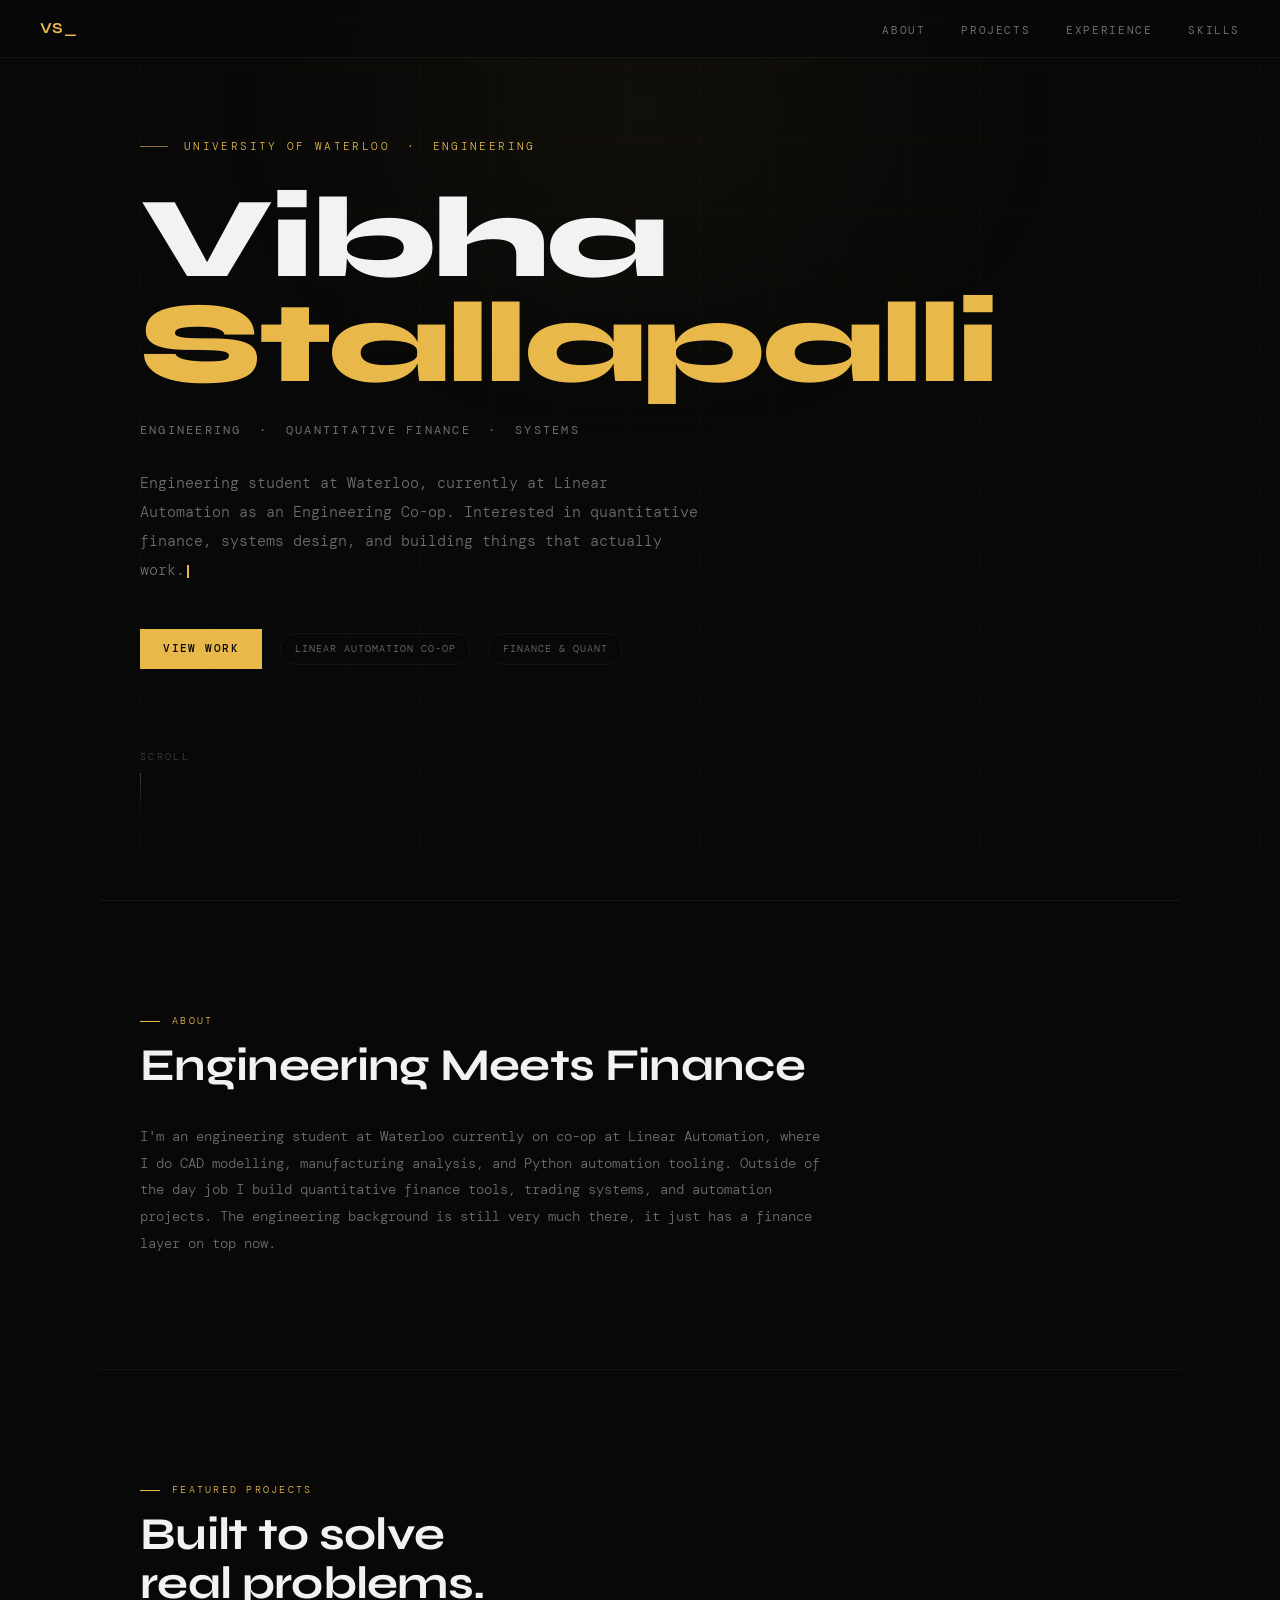
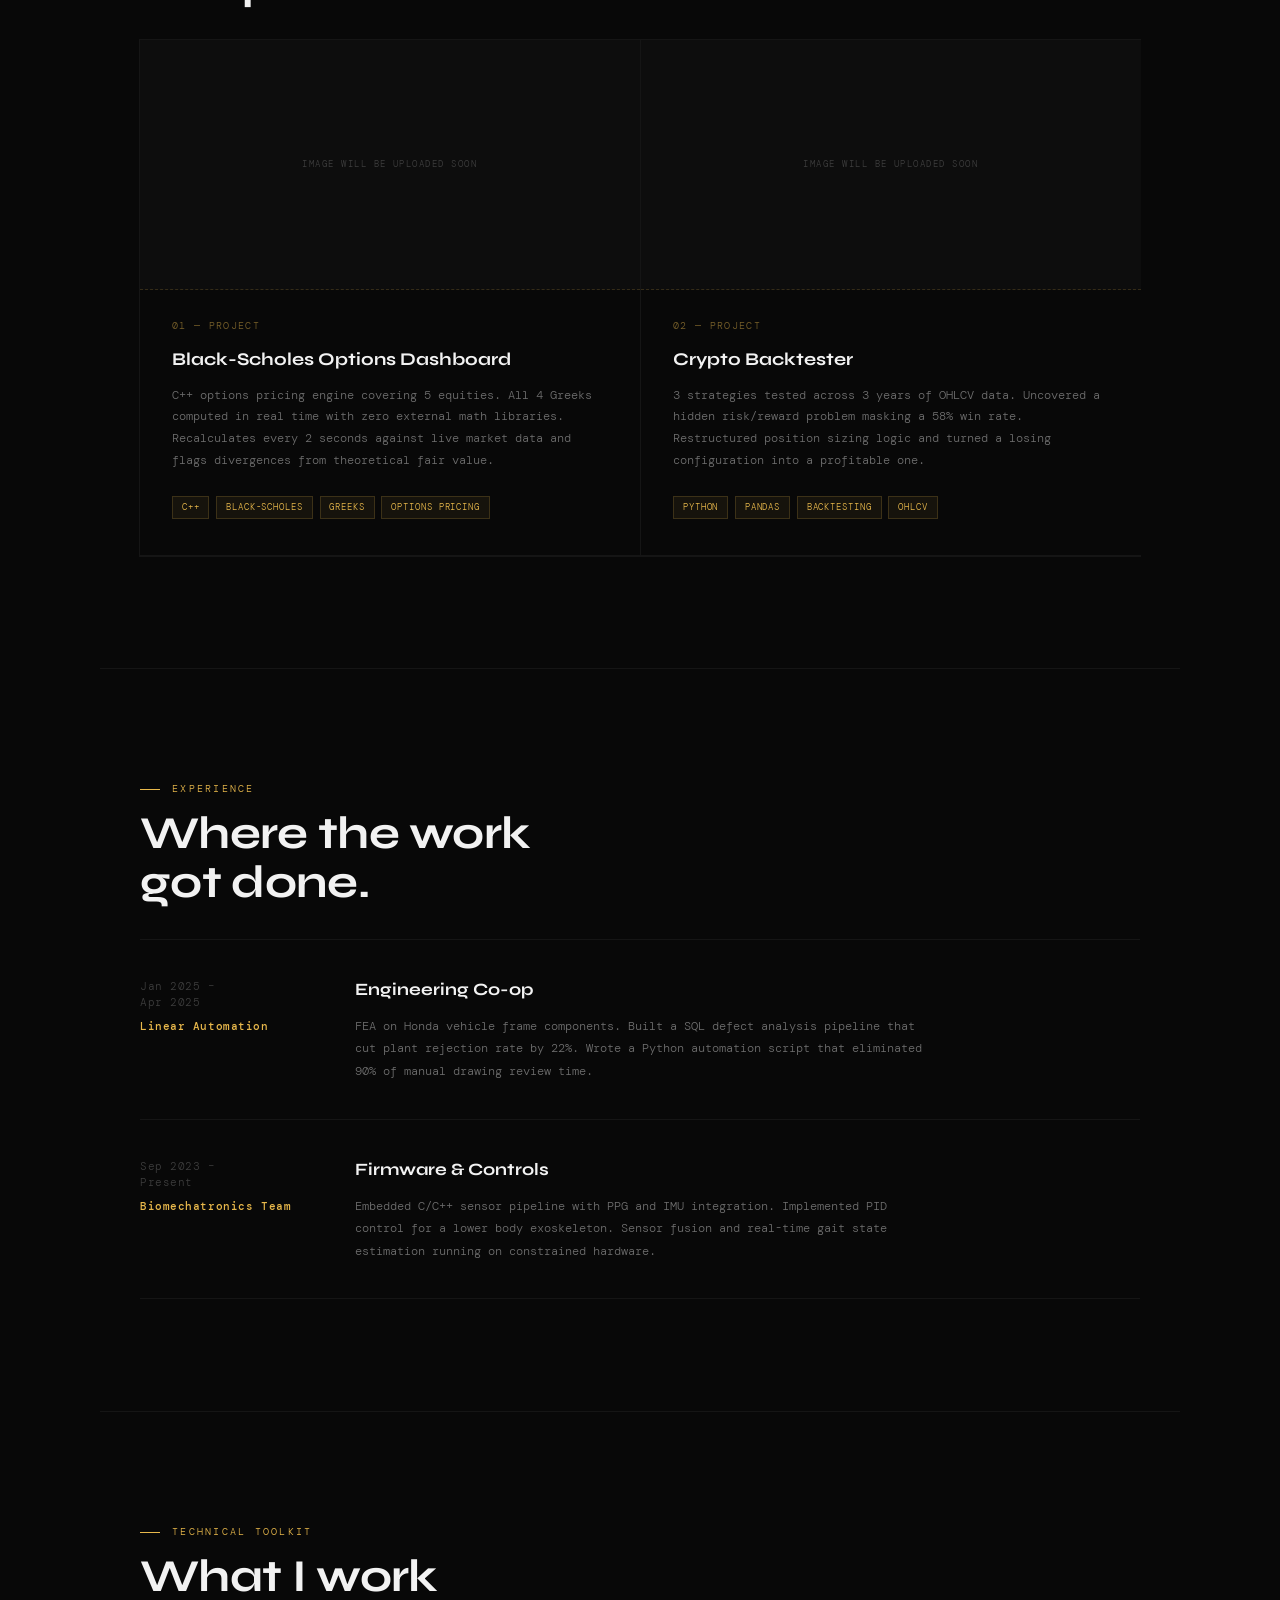
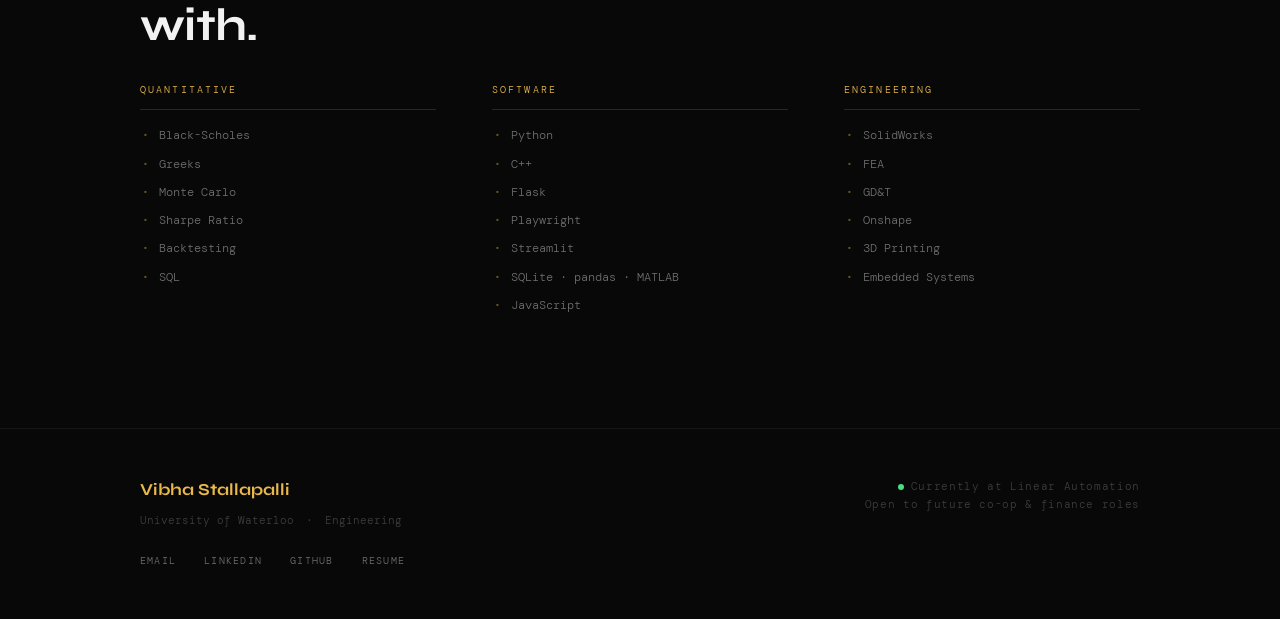
<file: demo.html>
<!DOCTYPE html>
<html lang="en">
<head>
  <meta charset="UTF-8">
  <meta name="viewport" content="width=device-width, initial-scale=1.0">
  <title>Vibhas Tallapalli | Engineering &amp; Finance</title>
  <meta name="description" content="Engineering student at Waterloo, currently at Linear Automation. Quantitative finance, systems design, and automation.">
  <link rel="preconnect" href="https://fonts.googleapis.com">
  <link rel="preconnect" href="https://fonts.gstatic.com" crossorigin>
  <link href="https://fonts.googleapis.com/css2?family=Syne:wght@400;600;700;800&family=DM+Mono:ital,wght@0,300;0,400;0,500;1,300&display=swap" rel="stylesheet">
  <style>
    *, *::before, *::after { box-sizing: border-box; margin: 0; padding: 0; }

    :root {
      --bg:           #080808;
      --bg-surface:   #0d0d0d;
      --gold:         #e8b84b;
      --gold-06:      rgba(232,184,75,0.06);
      --gold-12:      rgba(232,184,75,0.12);
      --gold-20:      rgba(232,184,75,0.20);
      --text:         #dcdcdc;
      --text-muted:   #6e6e6e;
      --text-subtle:  #3e3e3e;
      --border:       rgba(255,255,255,0.055);
      --border-gold:  rgba(232,184,75,0.18);
    }

    html { scroll-behavior: smooth; }

    body {
      background: var(--bg);
      color: var(--text);
      font-family: 'DM Mono', monospace;
      font-weight: 300;
      line-height: 1.6;
      overflow-x: hidden;
    }

    #bg-canvas {
      position: fixed;
      inset: 0;
      pointer-events: none;
      z-index: 0;
    }

    body::before {
      content: '';
      position: fixed;
      top: -240px;
      left: 50%;
      transform: translateX(-50%);
      width: 900px;
      height: 700px;
      background: radial-gradient(ellipse at center, rgba(232,184,75,0.045) 0%, transparent 68%);
      pointer-events: none;
      z-index: 0;
    }

    /* ── NAV ── */
    nav {
      position: fixed;
      top: 0; left: 0; right: 0;
      z-index: 200;
      height: 58px;
      padding: 0 2.5rem;
      display: flex;
      align-items: center;
      justify-content: space-between;
      background: rgba(8,8,8,0.78);
      backdrop-filter: blur(18px) saturate(160%);
      -webkit-backdrop-filter: blur(18px) saturate(160%);
      border-bottom: 1px solid var(--border);
    }

    .nav-logo {
      font-family: 'Syne', sans-serif;
      font-size: 0.95rem;
      font-weight: 700;
      color: var(--gold);
      letter-spacing: 0.02em;
      text-decoration: none;
    }

    .nav-items {
      list-style: none;
      display: flex;
      gap: 2.25rem;
    }

    .nav-items a {
      font-size: 0.67rem;
      font-weight: 400;
      letter-spacing: 0.15em;
      text-transform: uppercase;
      color: var(--text-muted);
      text-decoration: none;
      transition: color 0.2s;
    }

    .nav-items a:hover { color: var(--gold); }

    /* ── HERO ── */
    #hero {
      position: relative;
      z-index: 1;
      min-height: 100vh;
      display: flex;
      align-items: center;
      max-width: 1080px;
      margin: 0 auto;
      padding: 8rem 2.5rem 5rem;
    }

    .hero-inner { width: 100%; will-change: transform, opacity; }

    .hero-eyebrow {
      font-size: 0.67rem;
      letter-spacing: 0.22em;
      text-transform: uppercase;
      color: var(--gold);
      opacity: 0.75;
      margin-bottom: 2rem;
      display: flex;
      align-items: center;
      gap: 1rem;
      animation: heroUp 0.7s ease both;
    }

    .hero-eyebrow::before {
      content: '';
      display: block;
      width: 28px;
      height: 1px;
      background: var(--gold);
      opacity: 0.6;
    }

    .hero-heading {
      font-family: 'Syne', sans-serif;
      font-size: clamp(3.5rem, 9.5vw, 7.2rem);
      font-weight: 800;
      line-height: 0.91;
      letter-spacing: -0.025em;
      color: #f2f2f2;
      margin-bottom: 1.5rem;
      animation: heroUp 0.7s 0.1s ease both;
    }

    .hero-heading em {
      font-style: normal;
      color: var(--gold);
    }

    .hero-label {
      font-size: 0.78rem;
      font-weight: 400;
      letter-spacing: 0.18em;
      text-transform: uppercase;
      color: var(--text-muted);
      margin-bottom: 1.75rem;
      animation: heroUp 0.7s 0.18s ease both;
    }

    .hero-tagline {
      font-size: clamp(0.82rem, 1.7vw, 0.96rem);
      font-weight: 300;
      color: var(--text-muted);
      line-height: 1.9;
      max-width: 560px;
      animation: heroUp 0.7s 0.26s ease both;
    }

    .cursor {
      display: inline-block;
      width: 2px;
      height: 0.9em;
      background: var(--gold);
      margin-left: 2px;
      vertical-align: middle;
      animation: blink 1s step-end infinite;
    }

    @keyframes blink {
      0%, 100% { opacity: 1; }
      50%       { opacity: 0; }
    }

    .hero-actions {
      margin-top: 2.75rem;
      display: flex;
      align-items: center;
      gap: 1.1rem;
      flex-wrap: wrap;
      animation: heroUp 0.7s 0.34s ease both;
    }

    .btn-primary {
      font-family: 'DM Mono', monospace;
      font-size: 0.68rem;
      font-weight: 500;
      letter-spacing: 0.13em;
      text-transform: uppercase;
      color: #080808;
      background: var(--gold);
      padding: 0.68rem 1.45rem;
      text-decoration: none;
      display: inline-block;
      transition: opacity 0.2s, transform 0.2s;
    }

    .btn-primary:hover { opacity: 0.86; transform: translateY(-1px); }

    .pill {
      font-size: 0.62rem;
      letter-spacing: 0.1em;
      text-transform: uppercase;
      color: var(--text-muted);
      border: 1px solid var(--border);
      padding: 0.42rem 0.88rem;
      border-radius: 999px;
    }

    .hero-scroll {
      margin-top: 5rem;
      font-size: 0.6rem;
      letter-spacing: 0.24em;
      text-transform: uppercase;
      color: var(--text-subtle);
      display: flex;
      flex-direction: column;
      align-items: flex-start;
      gap: 0.55rem;
      animation: heroUp 0.7s 0.44s ease both;
    }

    .hero-scroll::after {
      content: '';
      display: block;
      width: 1px;
      height: 38px;
      background: linear-gradient(to bottom, var(--text-subtle), transparent);
    }

    @keyframes heroUp {
      from { opacity: 0; transform: translateY(22px); }
      to   { opacity: 1; transform: translateY(0); }
    }

    /* ── SECTION SHELL ── */
    .section-inner {
      position: relative;
      z-index: 1;
      max-width: 1080px;
      margin: 0 auto;
      padding: 7rem 2.5rem;
      border-top: 1px solid var(--border);
    }

    .section-eyebrow {
      font-size: 0.64rem;
      letter-spacing: 0.22em;
      text-transform: uppercase;
      color: var(--gold);
      margin-bottom: 0.8rem;
      display: flex;
      align-items: center;
      gap: 0.75rem;
    }

    .section-eyebrow::before {
      content: '';
      display: block;
      width: 20px;
      height: 1px;
      background: var(--gold);
    }

    .section-title {
      font-family: 'Syne', sans-serif;
      font-size: clamp(1.85rem, 4vw, 2.85rem);
      font-weight: 700;
      line-height: 1.07;
      color: #f2f2f2;
      letter-spacing: -0.015em;
      margin-bottom: 2rem;
    }

    /* ── REVEAL ANIMATION ── */
    .reveal {
      opacity: 0;
      transform: translateY(26px);
      transition: opacity 0.6s ease, transform 0.6s ease;
      will-change: opacity, transform;
    }

    .reveal.is-visible {
      opacity: 1;
      transform: translateY(0);
    }

    .d1 { transition-delay: 0.1s; }
    .d2 { transition-delay: 0.2s; }
    .d3 { transition-delay: 0.3s; }
    .d4 { transition-delay: 0.4s; }

    /* ── ABOUT ── */
    .about-body {
      font-size: 0.88rem;
      font-weight: 300;
      color: var(--text-muted);
      line-height: 1.9;
      max-width: 680px;
    }

    /* ── PROJECTS ── */
    .projects-grid {
      display: grid;
      grid-template-columns: repeat(2, 1fr);
      gap: 1px;
      background: var(--border);
      outline: 1px solid var(--border);
    }

    .project-card {
      background: var(--bg);
      padding: 0 0 2.25rem;
      position: relative;
      overflow: hidden;
      transition: background 0.25s;
    }

    .project-card::after {
      content: '';
      position: absolute;
      top: 0; left: 0; right: 0;
      height: 1.5px;
      background: var(--gold);
      transform: scaleX(0);
      transform-origin: left;
      transition: transform 0.35s ease;
    }

    .project-card:hover { background: var(--bg-surface); }
    .project-card:hover::after { transform: scaleX(1); }

    .project-img {
      width: 100%;
      aspect-ratio: 16 / 8;
      background: var(--bg-surface);
      border-bottom: 1px dashed var(--border-gold);
      display: flex;
      align-items: center;
      justify-content: center;
      margin-bottom: 1.75rem;
    }

    .project-img span {
      font-size: 0.58rem;
      letter-spacing: 0.16em;
      text-transform: uppercase;
      color: var(--text-subtle);
    }

    .project-content { padding: 0 2rem; }

    .project-index {
      font-size: 0.6rem;
      letter-spacing: 0.14em;
      color: var(--gold);
      opacity: 0.5;
      margin-bottom: 1rem;
    }

    .project-name {
      font-family: 'Syne', sans-serif;
      font-size: 1.12rem;
      font-weight: 700;
      color: #f2f2f2;
      line-height: 1.22;
      margin-bottom: 0.85rem;
    }

    .project-desc {
      font-size: 0.77rem;
      font-weight: 300;
      color: var(--text-muted);
      line-height: 1.78;
      margin-bottom: 1.5rem;
    }

    .tag-row { display: flex; flex-wrap: wrap; gap: 0.42rem; }

    .tag {
      font-size: 0.58rem;
      letter-spacing: 0.1em;
      text-transform: uppercase;
      color: var(--gold);
      background: var(--gold-06);
      border: 1px solid var(--border-gold);
      padding: 0.2rem 0.55rem;
    }

    /* ── EXPERIENCE ── */
    .exp-list { display: flex; flex-direction: column; }

    .exp-row {
      display: grid;
      grid-template-columns: 175px 1fr;
      gap: 2.5rem;
      padding: 2.25rem 0;
      border-top: 1px solid var(--border);
      transition: background 0.2s;
    }

    .exp-row:last-child { border-bottom: 1px solid var(--border); }

    .exp-row:hover { background: rgba(232,184,75,0.015); }

    .exp-meta {
      padding-top: 0.1rem;
      display: flex;
      flex-direction: column;
      gap: 0.45rem;
    }

    .exp-date {
      font-size: 0.67rem;
      letter-spacing: 0.05em;
      color: var(--text-subtle);
      line-height: 1.55;
    }

    .exp-org {
      font-size: 0.7rem;
      font-weight: 500;
      letter-spacing: 0.05em;
      color: var(--gold);
    }

    .exp-title {
      font-family: 'Syne', sans-serif;
      font-size: 1.08rem;
      font-weight: 700;
      color: #f2f2f2;
      margin-bottom: 0.7rem;
    }

    .exp-desc {
      font-size: 0.77rem;
      font-weight: 300;
      color: var(--text-muted);
      line-height: 1.82;
      max-width: 580px;
    }

    /* ── SKILLS ── */
    .skills-grid {
      display: grid;
      grid-template-columns: repeat(3, 1fr);
      gap: 2.5rem 3.5rem;
    }

    .skill-group-label {
      font-size: 0.6rem;
      letter-spacing: 0.22em;
      text-transform: uppercase;
      color: var(--gold);
      padding-bottom: 0.75rem;
      margin-bottom: 1rem;
      border-bottom: 1px solid var(--border-gold);
    }

    .skill-items {
      list-style: none;
      display: flex;
      flex-direction: column;
      gap: 0.55rem;
    }

    .skill-items li {
      font-size: 0.76rem;
      font-weight: 300;
      color: var(--text-muted);
      display: flex;
      align-items: baseline;
      gap: 0.5rem;
    }

    .skill-items li::before {
      content: '·';
      color: var(--gold);
      font-size: 1.1rem;
      line-height: 0;
      position: relative;
      top: 2px;
      opacity: 0.45;
      flex-shrink: 0;
    }

    /* ── FOOTER ── */
    #footer {
      border-top: 1px solid var(--border);
      position: relative;
      z-index: 1;
    }

    .footer-inner {
      max-width: 1080px;
      margin: 0 auto;
      padding: 3rem 2.5rem;
      display: flex;
      justify-content: space-between;
      align-items: flex-start;
      gap: 2rem;
    }

    .footer-brand {
      font-family: 'Syne', sans-serif;
      font-size: 1.05rem;
      font-weight: 700;
      color: var(--gold);
      margin-bottom: 0.55rem;
    }

    .footer-sub {
      font-size: 0.68rem;
      font-weight: 300;
      color: var(--text-subtle);
      line-height: 1.6;
    }

    .footer-links {
      display: flex;
      gap: 1.75rem;
      margin-top: 1rem;
      list-style: none;
    }

    .footer-links a {
      font-size: 0.65rem;
      letter-spacing: 0.12em;
      text-transform: uppercase;
      color: var(--text-muted);
      text-decoration: none;
      transition: color 0.2s;
    }

    .footer-links a:hover { color: var(--gold); }

    .footer-status {
      text-align: right;
      font-size: 0.67rem;
      letter-spacing: 0.06em;
      color: var(--text-subtle);
      line-height: 1.75;
    }

    .status-dot {
      display: inline-block;
      width: 6px;
      height: 6px;
      border-radius: 50%;
      background: #4ade80;
      margin-right: 0.4rem;
      animation: pulse 2.2s ease infinite;
    }

    @keyframes pulse {
      0%, 100% { opacity: 1; }
      50%       { opacity: 0.35; }
    }

    /* ── RESPONSIVE ── */
    @media (max-width: 920px) {
      .projects-grid { grid-template-columns: 1fr; }
      .skills-grid   { grid-template-columns: repeat(2, 1fr); }
    }

    @media (max-width: 640px) {
      nav, #hero, .section-inner, .footer-inner {
        padding-left: 1.5rem;
        padding-right: 1.5rem;
      }
      .nav-items  { gap: 1.5rem; }
      .exp-row    { grid-template-columns: 1fr; gap: 0.65rem; }
      .skills-grid { grid-template-columns: 1fr; }
      .footer-inner { flex-direction: column; }
      .footer-status { text-align: left; }
    }
  </style>
</head>
<body>

<canvas id="bg-canvas"></canvas>

<!-- NAV -->
<nav>
  <a href="#" class="nav-logo">VS_</a>
  <ul class="nav-items">
    <li><a href="#about">About</a></li>
    <li><a href="#projects">Projects</a></li>
    <li><a href="#experience">Experience</a></li>
    <li><a href="#skills">Skills</a></li>
  </ul>
</nav>

<!-- HERO -->
<section id="hero">
  <div class="hero-inner">
    <div class="hero-eyebrow">University of Waterloo &ensp;&middot;&ensp; Engineering</div>
    <h1 class="hero-heading">Vibha<br><em>Stallapalli</em></h1>
    <div class="hero-label">Engineering &ensp;&middot;&ensp; Quantitative Finance &ensp;&middot;&ensp; Systems</div>
    <p class="hero-tagline">
      Engineering student at Waterloo, currently at Linear Automation as an Engineering Co-op. Interested in quantitative finance, systems design, and building things that actually work.<span class="cursor"></span>
    </p>
    <div class="hero-actions">
      <a href="#projects" class="btn-primary">View Work</a>
      <span class="pill">Linear Automation Co-op</span>
      <span class="pill">Finance &amp; Quant</span>
    </div>
    <div class="hero-scroll">Scroll</div>
  </div>
</section>

<!-- ABOUT -->
<section id="about">
  <div class="section-inner">
    <div class="section-eyebrow reveal">About</div>
    <h2 class="section-title reveal d1">Engineering Meets Finance</h2>
    <p class="about-body reveal d2">I'm an engineering student at Waterloo currently on co-op at Linear Automation, where I do CAD modelling, manufacturing analysis, and Python automation tooling. Outside of the day job I build quantitative finance tools, trading systems, and automation projects. The engineering background is still very much there, it just has a finance layer on top now.</p>
  </div>
</section>

<!-- PROJECTS -->
<section id="projects">
  <div class="section-inner">
    <div class="section-eyebrow reveal">Featured Projects</div>
    <h2 class="section-title reveal d1">Built to solve<br>real problems.</h2>

    <div class="projects-grid">
      <div class="project-card reveal d1">
        <div class="project-img">
          <span>Image will be uploaded soon</span>
        </div>
        <div class="project-content">
          <div class="project-index">01 &mdash; PROJECT</div>
          <h3 class="project-name">Black-Scholes Options Dashboard</h3>
          <p class="project-desc">C++ options pricing engine covering 5 equities. All 4 Greeks computed in real time with zero external math libraries. Recalculates every 2 seconds against live market data and flags divergences from theoretical fair value.</p>
          <div class="tag-row">
            <span class="tag">C++</span>
            <span class="tag">Black-Scholes</span>
            <span class="tag">Greeks</span>
            <span class="tag">Options Pricing</span>
          </div>
        </div>
      </div>

      <div class="project-card reveal d2">
        <div class="project-img">
          <span>Image will be uploaded soon</span>
        </div>
        <div class="project-content">
          <div class="project-index">02 &mdash; PROJECT</div>
          <h3 class="project-name">Crypto Backtester</h3>
          <p class="project-desc">3 strategies tested across 3 years of OHLCV data. Uncovered a hidden risk/reward problem masking a 58% win rate. Restructured position sizing logic and turned a losing configuration into a profitable one.</p>
          <div class="tag-row">
            <span class="tag">Python</span>
            <span class="tag">Pandas</span>
            <span class="tag">Backtesting</span>
            <span class="tag">OHLCV</span>
          </div>
        </div>
      </div>
    </div>
  </div>
</section>

<!-- EXPERIENCE -->
<section id="experience">
  <div class="section-inner">
    <div class="section-eyebrow reveal">Experience</div>
    <h2 class="section-title reveal d1">Where the work<br>got done.</h2>

    <div class="exp-list">
      <div class="exp-row reveal">
        <div class="exp-meta">
          <span class="exp-date">Jan 2025 –<br>Apr 2025</span>
          <span class="exp-org">Linear Automation</span>
        </div>
        <div class="exp-body">
          <div class="exp-title">Engineering Co-op</div>
          <p class="exp-desc">FEA on Honda vehicle frame components. Built a SQL defect analysis pipeline that cut plant rejection rate by 22%. Wrote a Python automation script that eliminated 90% of manual drawing review time.</p>
        </div>
      </div>

      <div class="exp-row reveal d1">
        <div class="exp-meta">
          <span class="exp-date">Sep 2023 –<br>Present</span>
          <span class="exp-org">Biomechatronics Team</span>
        </div>
        <div class="exp-body">
          <div class="exp-title">Firmware &amp; Controls</div>
          <p class="exp-desc">Embedded C/C++ sensor pipeline with PPG and IMU integration. Implemented PID control for a lower body exoskeleton. Sensor fusion and real-time gait state estimation running on constrained hardware.</p>
        </div>
      </div>
    </div>
  </div>
</section>

<!-- SKILLS -->
<section id="skills">
  <div class="section-inner">
    <div class="section-eyebrow reveal">Technical Toolkit</div>
    <h2 class="section-title reveal d1">What I work<br>with.</h2>

    <div class="skills-grid">
      <div class="skill-group reveal d1">
        <div class="skill-group-label">Quantitative</div>
        <ul class="skill-items">
          <li>Black-Scholes</li>
          <li>Greeks</li>
          <li>Monte Carlo</li>
          <li>Sharpe Ratio</li>
          <li>Backtesting</li>
          <li>SQL</li>
        </ul>
      </div>

      <div class="skill-group reveal d2">
        <div class="skill-group-label">Software</div>
        <ul class="skill-items">
          <li>Python</li>
          <li>C++</li>
          <li>Flask</li>
          <li>Playwright</li>
          <li>Streamlit</li>
          <li>SQLite &middot; pandas &middot; MATLAB</li>
          <li>JavaScript</li>
        </ul>
      </div>

      <div class="skill-group reveal d3">
        <div class="skill-group-label">Engineering</div>
        <ul class="skill-items">
          <li>SolidWorks</li>
          <li>FEA</li>
          <li>GD&amp;T</li>
          <li>Onshape</li>
          <li>3D Printing</li>
          <li>Embedded Systems</li>
        </ul>
      </div>
    </div>
  </div>
</section>

<!-- FOOTER -->
<footer id="footer">
  <div class="footer-inner" id="contact">
    <div>
      <div class="footer-brand">Vibha Stallapalli</div>
      <div class="footer-sub">University of Waterloo &ensp;&middot;&ensp; Engineering</div>
      <ul class="footer-links">
        <li><a href="#">Email</a></li>
        <li><a href="#">LinkedIn</a></li>
        <li><a href="#">GitHub</a></li>
        <li><a href="#">Resume</a></li>
      </ul>
    </div>
    <div class="footer-status">
      <span class="status-dot"></span>Currently at Linear Automation<br>
      Open to future co-op &amp; finance roles
    </div>
  </div>
</footer>

<script>
(function () {
  /* ── Grid canvas ── */
  const canvas = document.getElementById('bg-canvas');
  const ctx    = canvas.getContext('2d');

  function resizeCanvas() {
    canvas.width  = window.innerWidth;
    canvas.height = window.innerHeight;
    drawGrid();
  }

  function drawGrid() {
    ctx.clearRect(0, 0, canvas.width, canvas.height);
    ctx.strokeStyle = 'rgba(232,184,75,0.032)';
    ctx.lineWidth   = 1;
    const sz = 70;
    for (let x = 0; x <= canvas.width;  x += sz) {
      ctx.beginPath(); ctx.moveTo(x, 0); ctx.lineTo(x, canvas.height); ctx.stroke();
    }
    for (let y = 0; y <= canvas.height; y += sz) {
      ctx.beginPath(); ctx.moveTo(0, y); ctx.lineTo(canvas.width, y); ctx.stroke();
    }
  }

  resizeCanvas();
  window.addEventListener('resize', resizeCanvas);

  /* ── Intersection Observer fade-in-up ── */
  const io = new IntersectionObserver((entries) => {
    entries.forEach(e => {
      if (e.isIntersecting) {
        e.target.classList.add('is-visible');
        io.unobserve(e.target);
      }
    });
  }, { threshold: 0.08, rootMargin: '0px 0px -40px 0px' });

  document.querySelectorAll('.reveal').forEach(el => io.observe(el));

  /* ── Hero parallax ── */
  const heroSection = document.getElementById('hero');
  const heroInner   = heroSection.querySelector('.hero-inner');

  window.addEventListener('scroll', () => {
    const y = window.scrollY;
    const h = heroSection.offsetHeight;
    if (y < h) {
      heroInner.style.transform = `translateY(${y * 0.2}px)`;
      const fade = Math.max(0, 1 - (y / h) * 1.15);
      heroSection.style.opacity = fade;
    }
  }, { passive: true });

  /* ── Smooth scroll ── */
  document.querySelectorAll('a[href^="#"]').forEach(a => {
    a.addEventListener('click', e => {
      const id     = a.getAttribute('href');
      const target = id === '#' ? document.body : document.querySelector(id);
      if (target) {
        e.preventDefault();
        target.scrollIntoView({ behavior: 'smooth', block: 'start' });
      }
    });
  });
})();
</script>
</body>
</html>
</file>
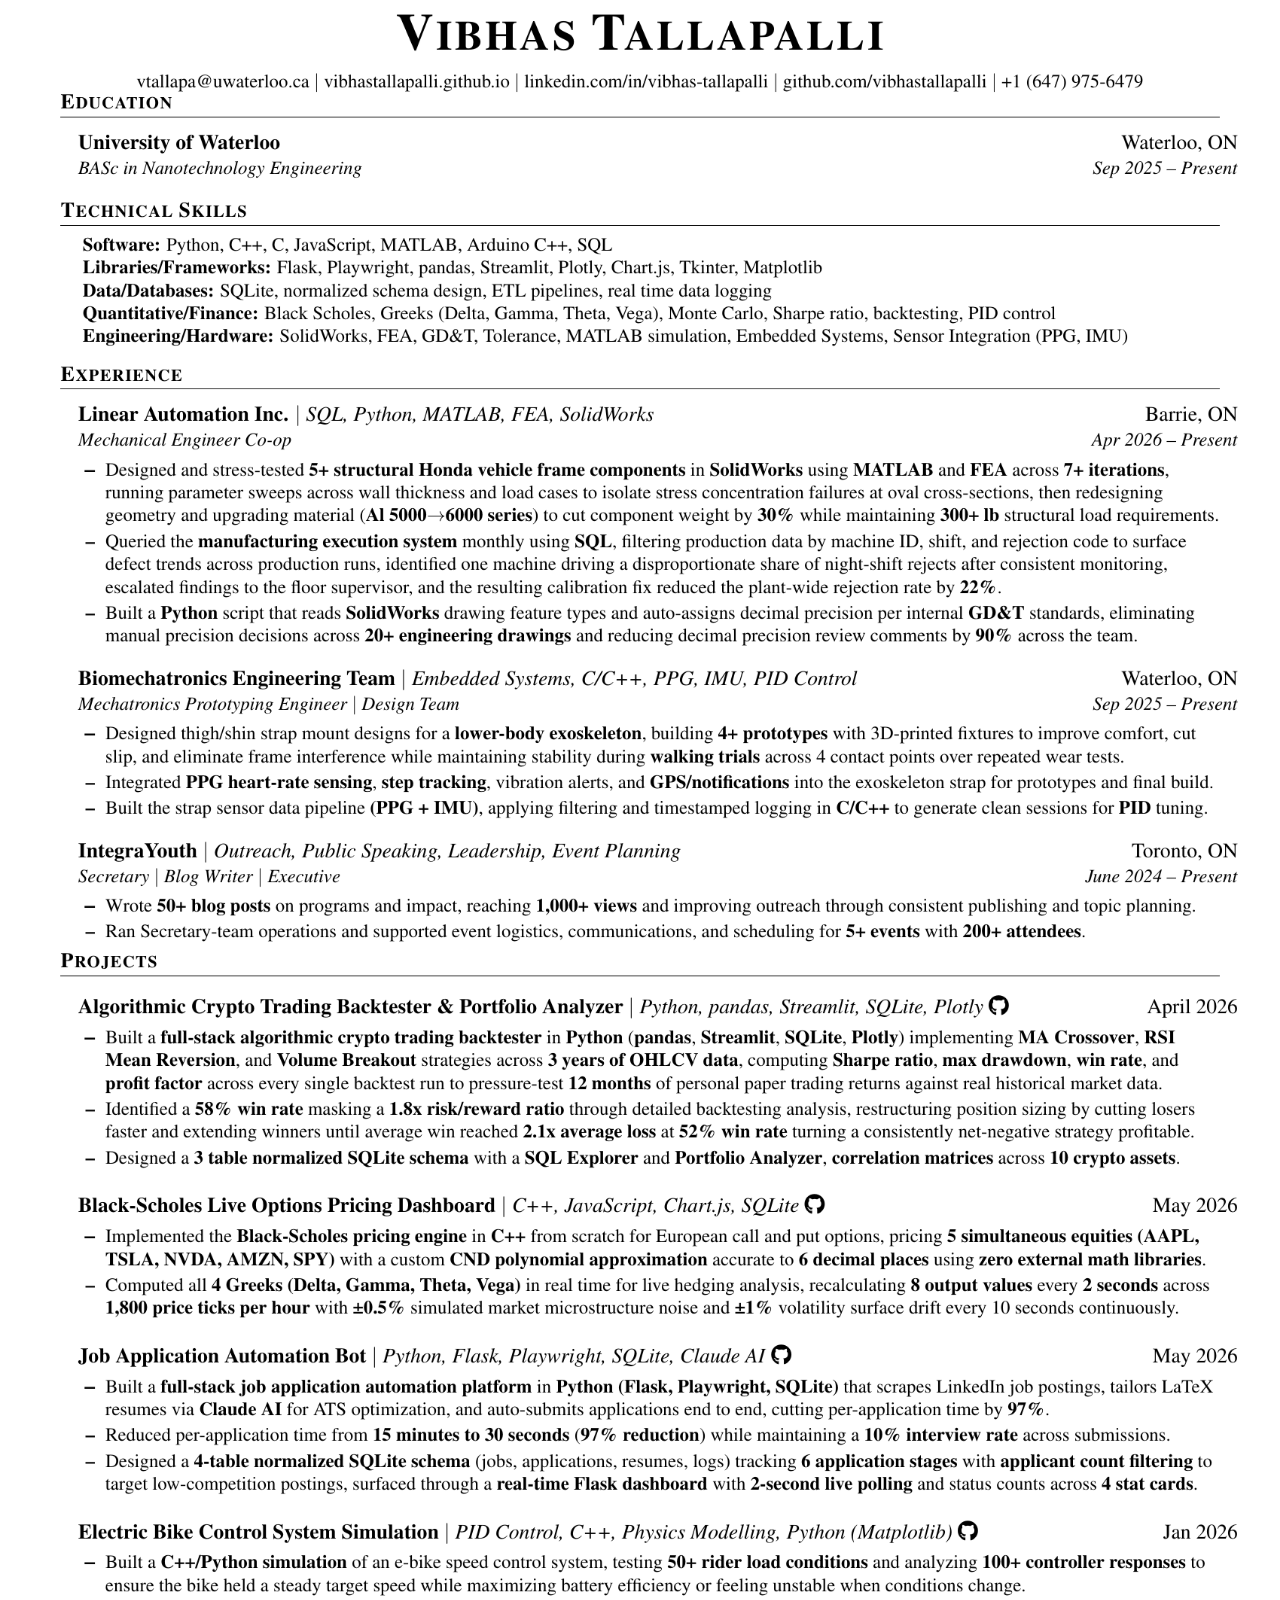
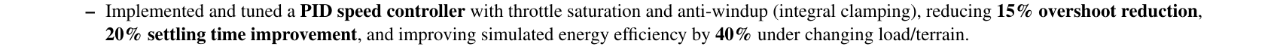
<file: resume-viewer.html>
<!DOCTYPE html>
<html lang="en">
<head>
    <meta charset="UTF-8">
    <meta name="viewport" content="width=device-width, initial-scale=1.0">
    <meta name="description" content="Resume for Vibhas Tallapalli, University of Waterloo engineering student.">
    <title>Resume | Vibhas Tallapalli</title>
    <style>
        * { margin: 0; padding: 0; box-sizing: border-box; }
        body { background: #1a1a1a; }
        img { width: 100%; height: auto; display: block; }
    </style>
</head>
<body>
    <img src="https://vibhastallapalli.github.io/Assets/resume_page-1.png" alt="Vibhas Tallapalli resume">
</body>
</html>
</file>
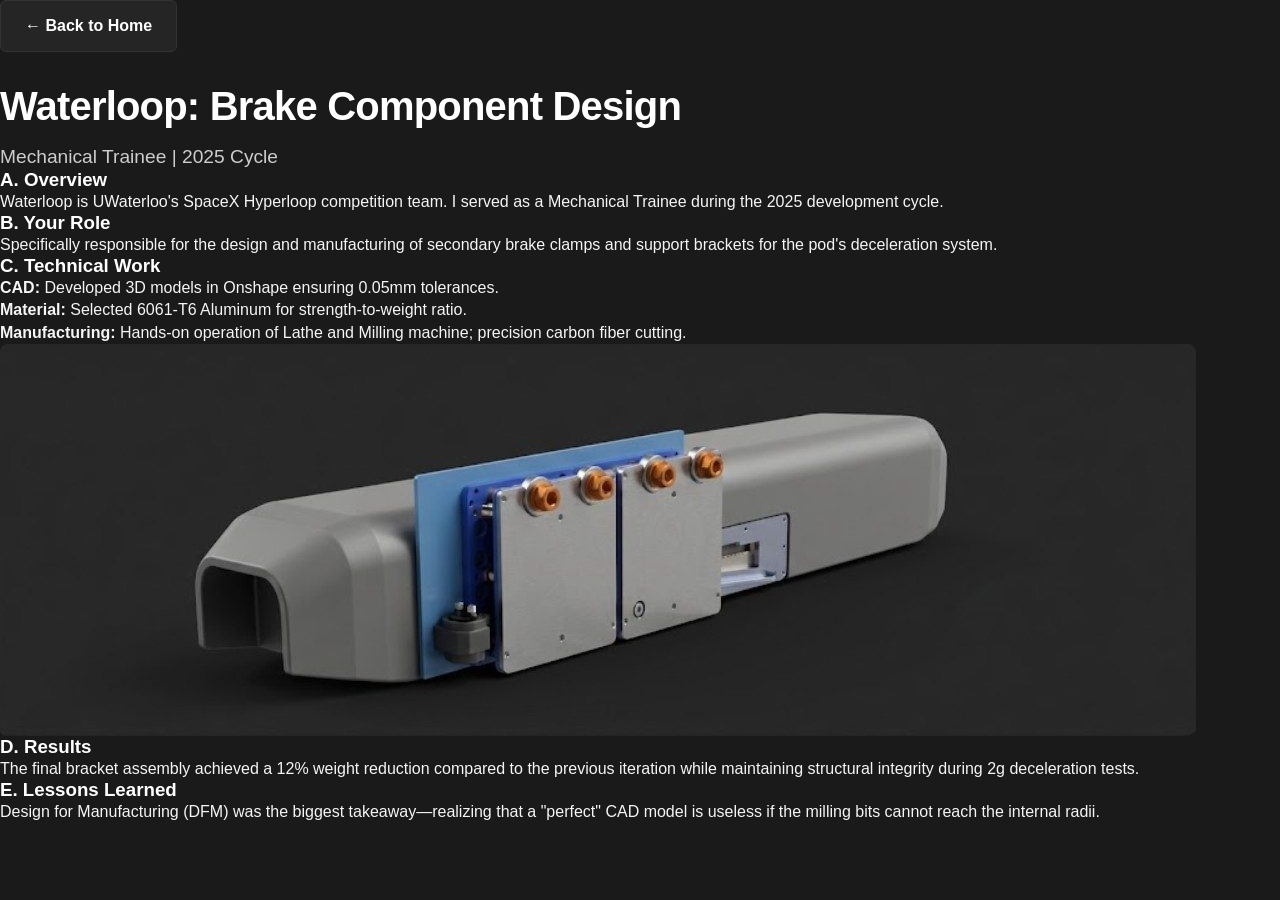
<file: Experiences/Waterloop-Mechanical-Trainee.html>
<!DOCTYPE html>
<html lang="en">

<head>
    <meta charset="UTF-8">
    <meta charset="UTF-8">
    <meta name="viewport" content="width=device-width, initial-scale=1.0">
    <link rel="stylesheet" href="../styles.css">
    <title>Experience | Waterloop</title>
</head>

<body>
    <main class="project-page">
        <div class="project-header">
            <a href="http://vibhastallapalli.github.io/" class="btn btn-secondary"
                style="margin-bottom: 2rem; display: inline-block; position: relative; z-index: 10;">← Back to Home</a>
            <h1>Waterloop: Brake Component Design</h1>
            <p class="project-subtitle">Mechanical Trainee | 2025 Cycle</p>
        </div>

        <div class="project-content">
            <h3>A. Overview</h3>
            <p>Waterloop is UWaterloo's SpaceX Hyperloop competition team. I served as a Mechanical Trainee during the
                2025
                development cycle.</p>

            <h3>B. Your Role</h3>
            <p>Specifically responsible for the design and manufacturing of secondary brake clamps and support brackets
                for
                the pod's deceleration system.</p>

            <div class="tech-spec">
                <h3>C. Technical Work</h3>
                <ul>
                    <li><strong>CAD:</strong> Developed 3D models in Onshape ensuring 0.05mm tolerances.</li>
                    <li><strong>Material:</strong> Selected 6061-T6 Aluminum for strength-to-weight ratio.</li>
                    <li><strong>Manufacturing:</strong> Hands-on operation of Lathe and Milling machine; precision
                        carbon
                        fiber cutting.</li>
                </ul>
                <img src="../Assets/pod.jpg" alt="Onshape Render" loading="lazy">
            </div>

            <h3>D. Results</h3>
            <p>The final bracket assembly achieved a 12% weight reduction compared to the previous iteration while
                maintaining structural integrity during 2g deceleration tests.</p>

            <h3>E. Lessons Learned</h3>
            <p>Design for Manufacturing (DFM) was the biggest takeaway—realizing that a "perfect" CAD model is useless
                if
                the milling bits cannot reach the internal radii.</p>
        </div>
    </main>
</body>

</html>
</file>
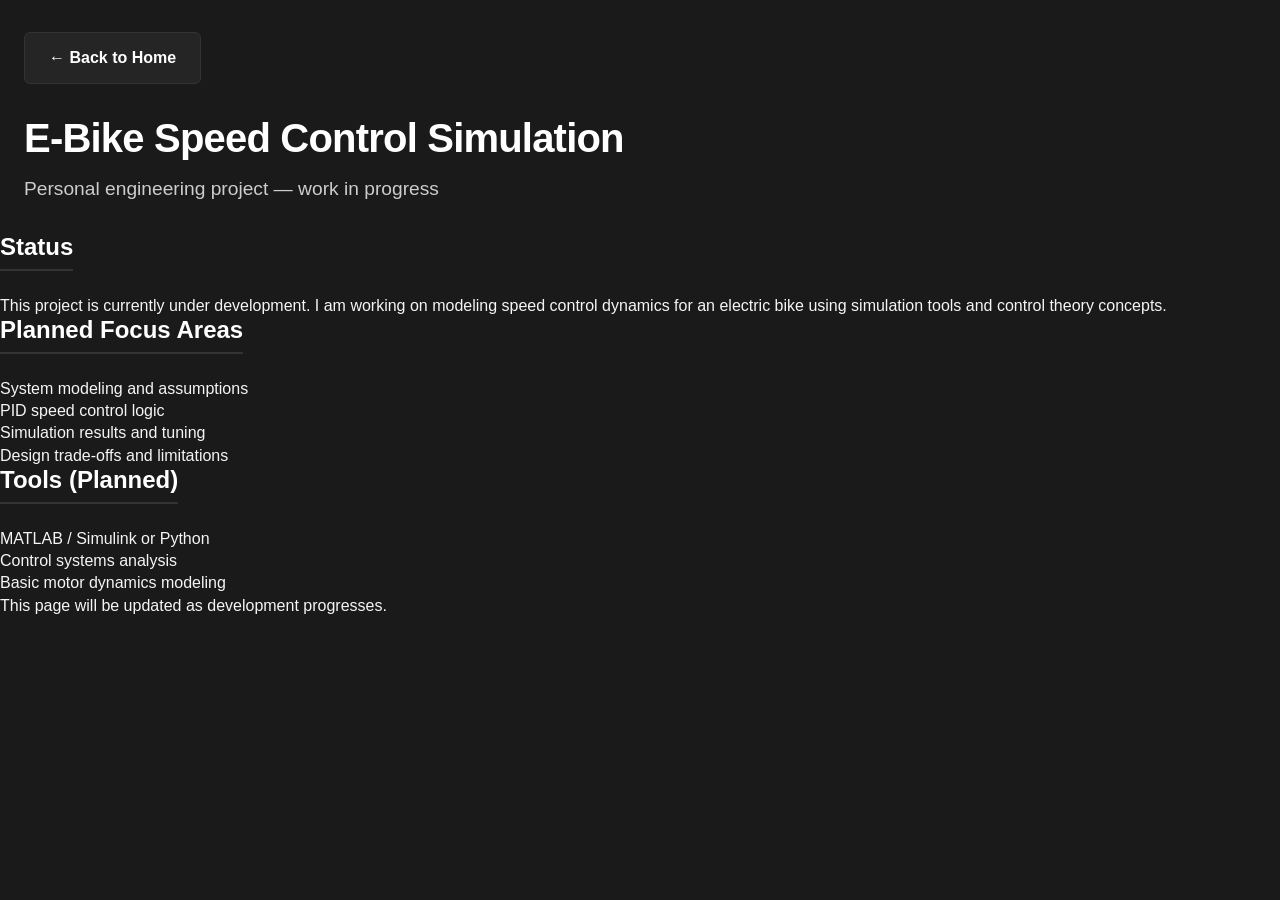
<file: Projects/e-bike-speed-control.html>
<!DOCTYPE html>
<html lang="en">

<head>
    <meta charset="UTF-8" />
    <meta name="viewport" content="width=device-width, initial-scale=1.0" />
    <title>E-Bike Speed Control Simulation | Vibhas Tallapalli</title>

    <!-- Main site styles -->
    <link rel="stylesheet" href="../styles.css" />
</head>

<body>

    <main class="project-page">
        <section class="project-header">
            <a href="../index.html" class="btn btn-secondary"
                style="margin-bottom: 2rem; display: inline-block; position: relative; z-index: 10;">← Back to Home</a>
            <h1>E-Bike Speed Control Simulation</h1>
            <p class="project-subtitle">
                Personal engineering project — work in progress
            </p>
        </section>

        <div class="project-content">
            <h2>Status</h2>
            <p>
                This project is currently under development.
                I am working on modeling speed control dynamics for an electric bike
                using simulation tools and control theory concepts.
            </p>

            <h2>Planned Focus Areas</h2>
            <ul>
                <li>System modeling and assumptions</li>
                <li>PID speed control logic</li>
                <li>Simulation results and tuning</li>
                <li>Design trade-offs and limitations</li>
            </ul>

            <h2>Tools (Planned)</h2>
            <ul>
                <li>MATLAB / Simulink or Python</li>
                <li>Control systems analysis</li>
                <li>Basic motor dynamics modeling</li>
            </ul>

            <p class="project-note">
                This page will be updated as development progresses.
            </p>
        </div>
    </main>

</body>

</html>
</file>
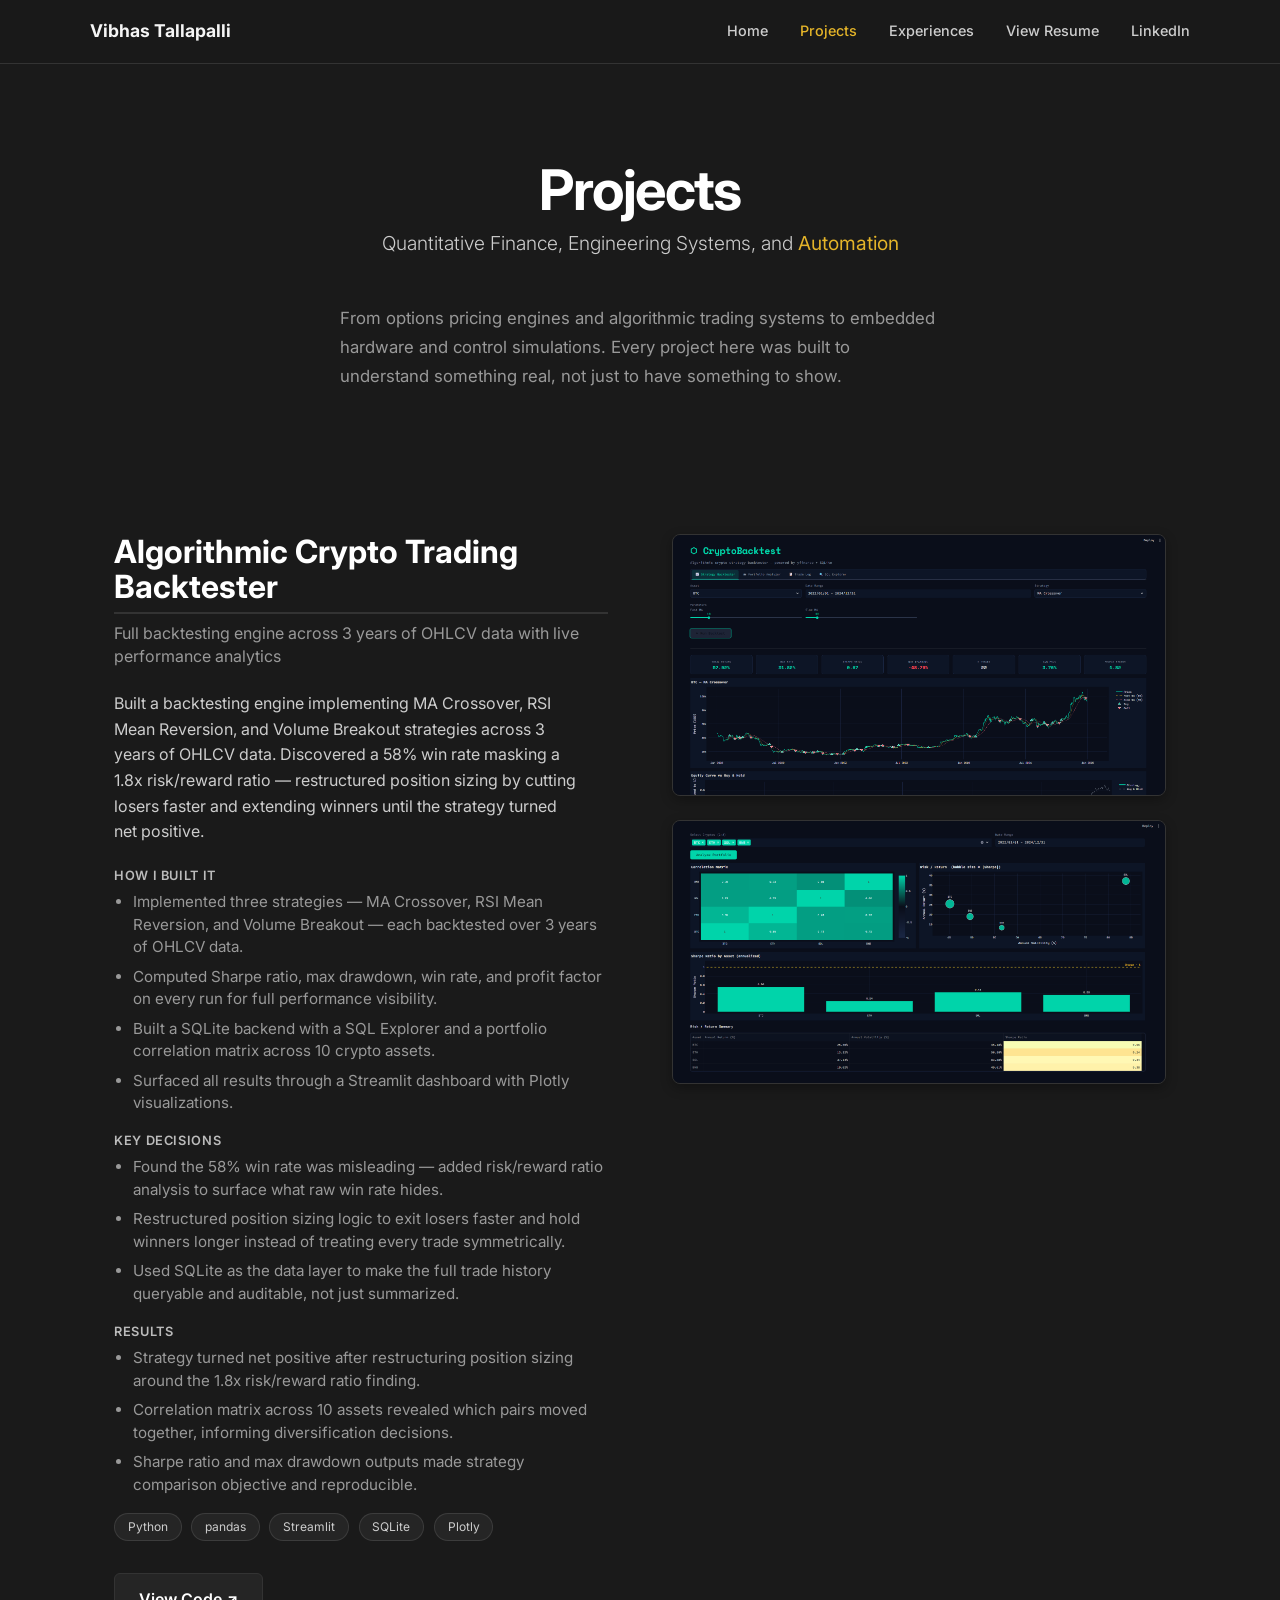
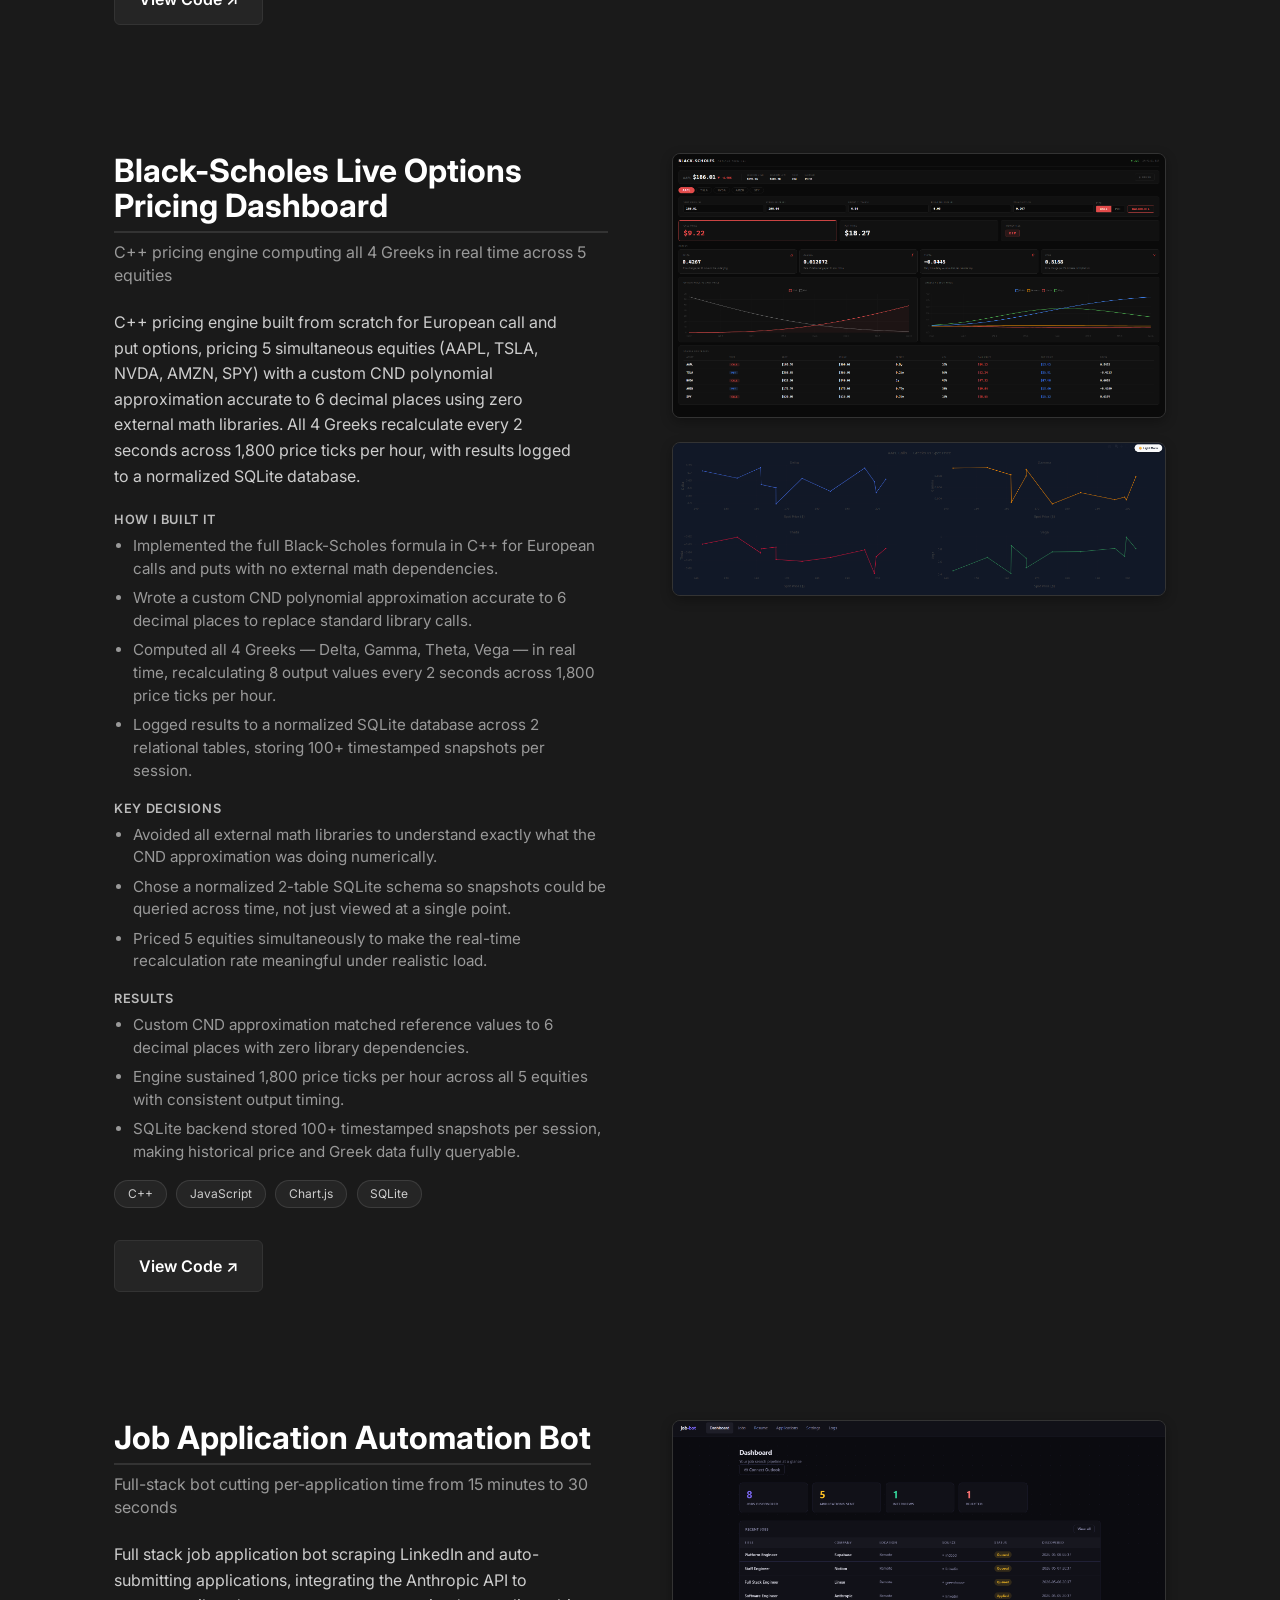
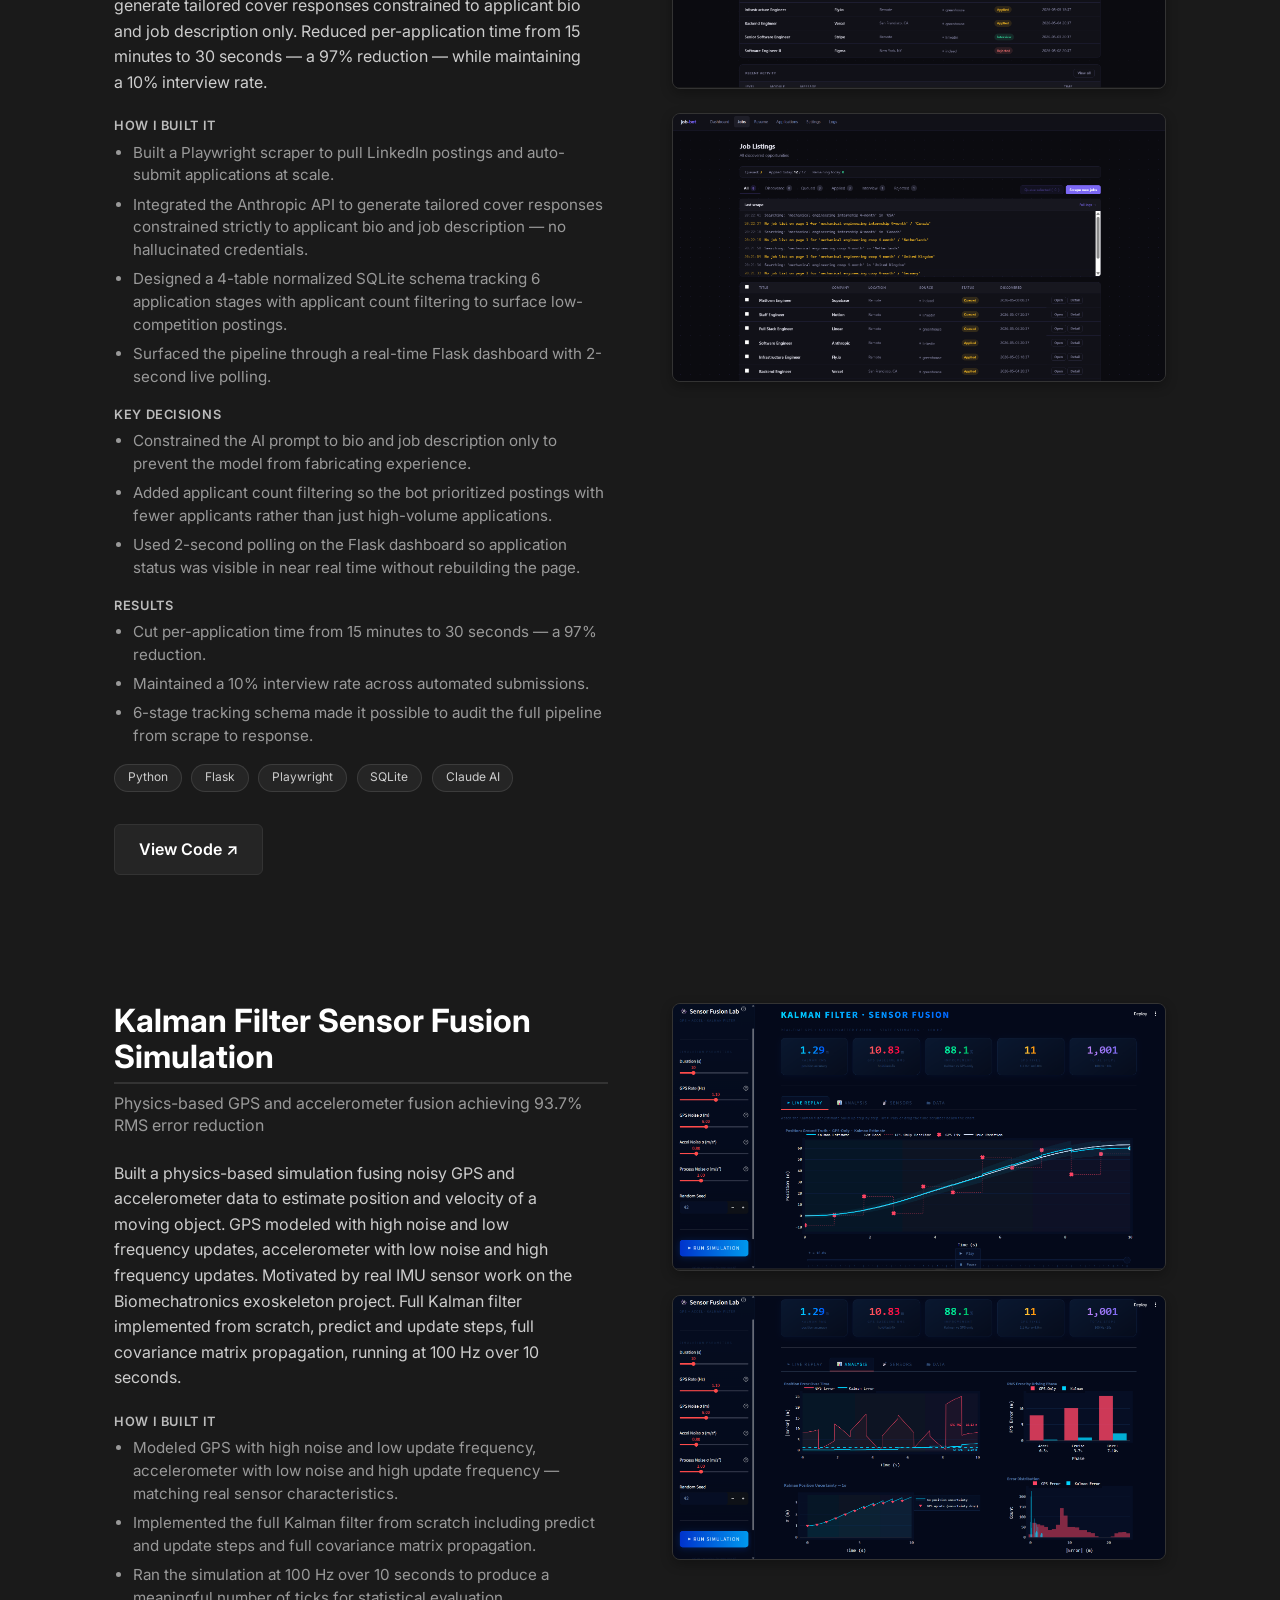
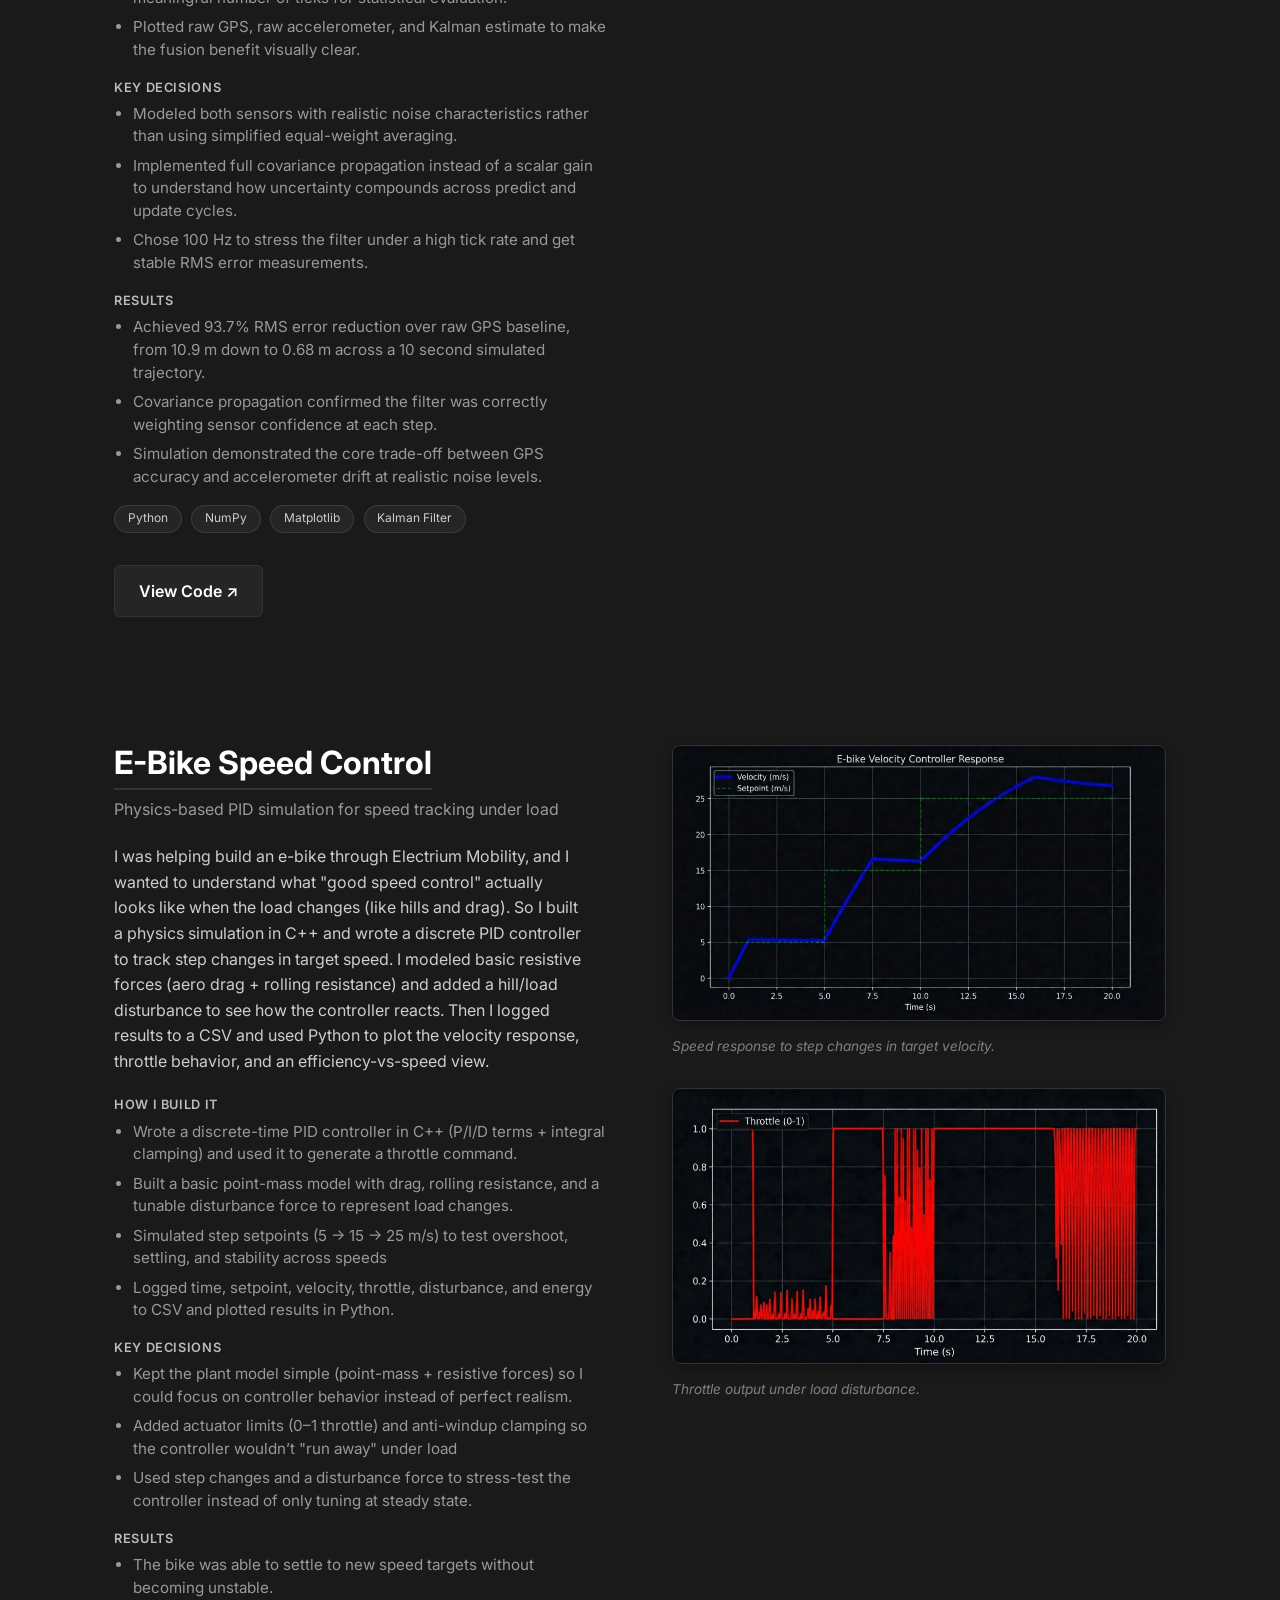
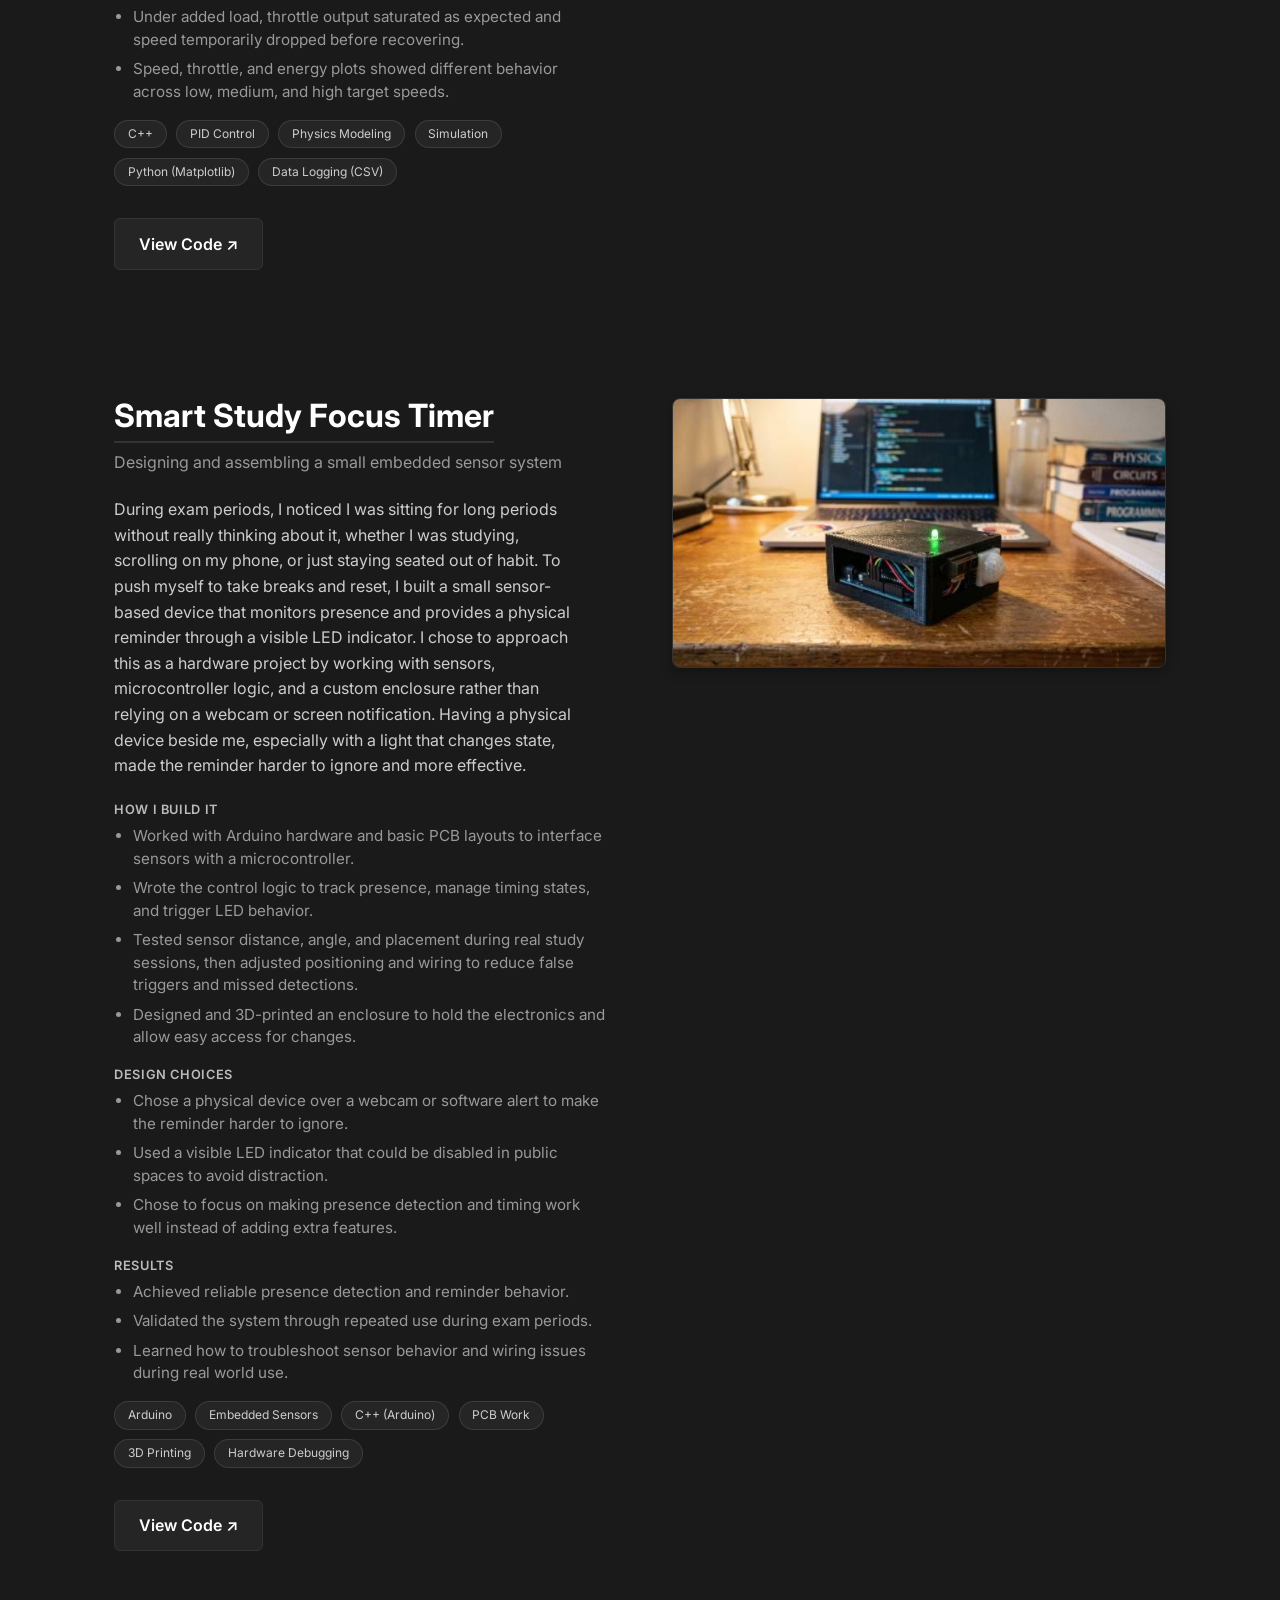
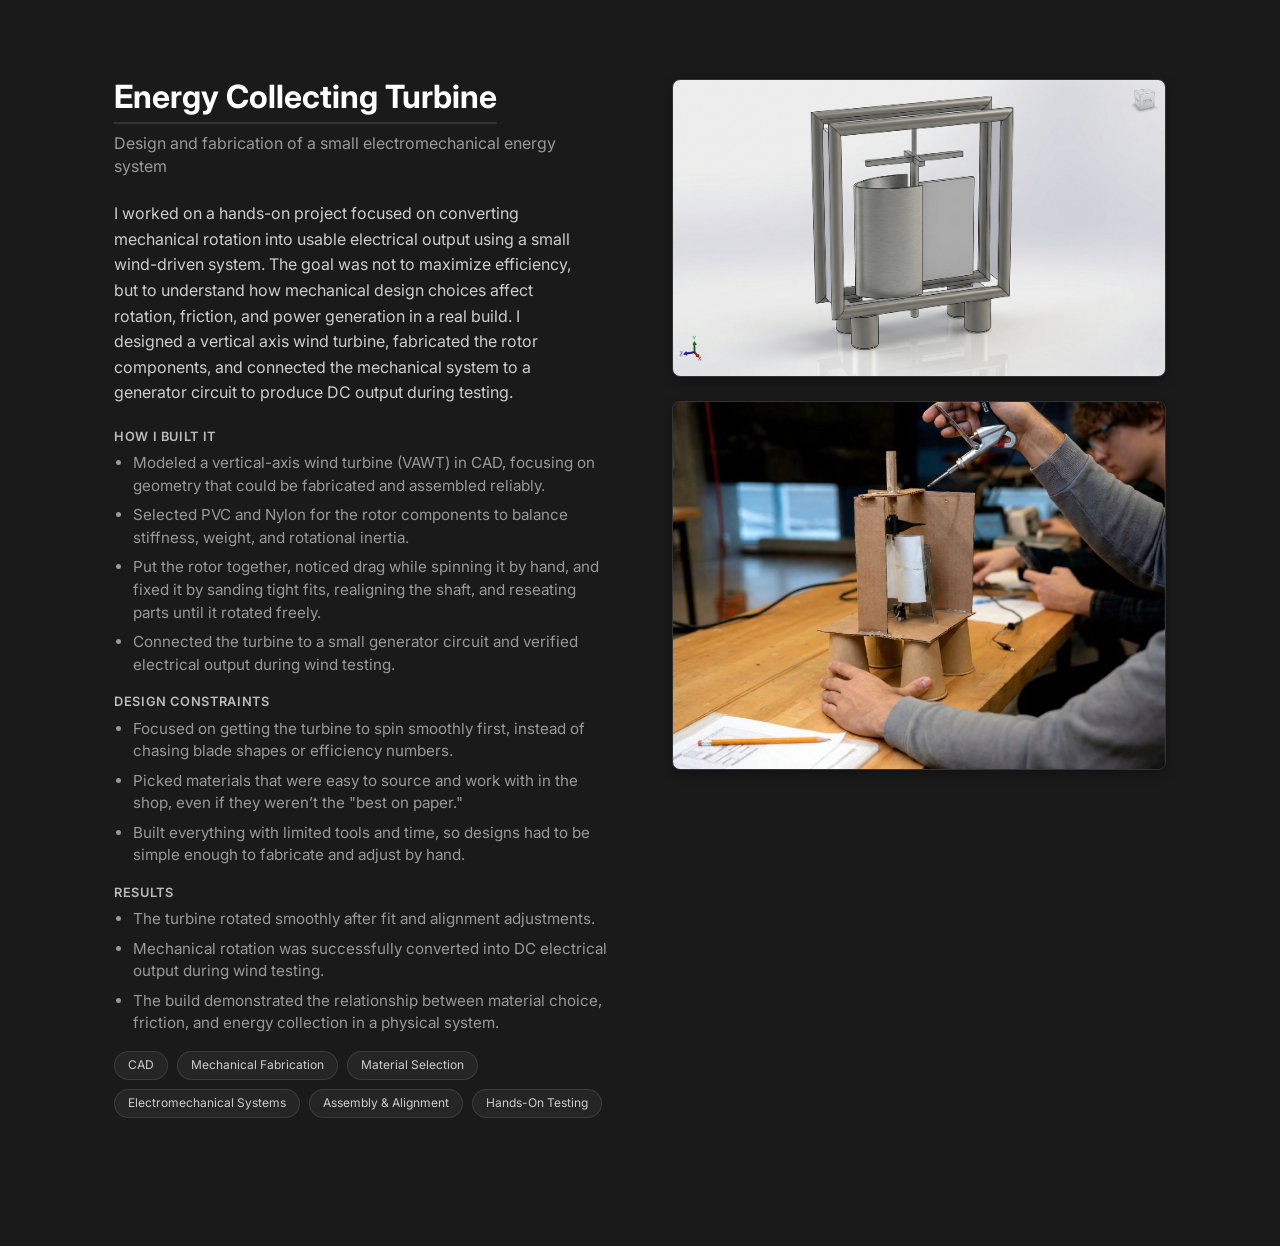
<file: Projects/index_proj.html>
<!DOCTYPE html>
<html lang="en">

<head>
    <meta charset="UTF-8">
    <meta name="viewport" content="width=device-width, initial-scale=1.0">
    <meta name="description" content="Technical Projects | Vibhas Tallapalli">
    <title>Projects | Vibhas Tallapalli</title>

    <!-- Fonts -->
    <link rel="preconnect" href="https://fonts.googleapis.com">
    <link rel="preconnect" href="https://fonts.gstatic.com" crossorigin>
    <link href="https://fonts.googleapis.com/css2?family=Inter:wght@300;400;500;600;700&display=swap" rel="stylesheet">

    <link rel="stylesheet" href="../styles.css">
    <style>
        .resume-modal-backdrop {
            display: none;
            position: fixed;
            inset: 0;
            background: rgba(0, 0, 0, 0.78);
            z-index: 1000;
            align-items: center;
            justify-content: center;
        }
        .resume-modal-backdrop.active {
            display: flex;
        }
        .resume-modal-box {
            position: relative;
            width: 85vw;
            height: 90vh;
            background: #1a1a1a;
            border: 1px solid var(--gold);
            border-radius: var(--radius);
            overflow: hidden;
            box-shadow: 0 0 40px rgba(228, 180, 41, 0.15);
        }
        .resume-modal-close {
            position: absolute;
            top: 0.6rem;
            right: 0.6rem;
            background: transparent;
            border: 1px solid var(--gold);
            color: var(--gold);
            font-size: 1.1rem;
            width: 2rem;
            height: 2rem;
            border-radius: 4px;
            cursor: pointer;
            z-index: 10;
            display: flex;
            align-items: center;
            justify-content: center;
            line-height: 1;
            transition: background 0.2s, color 0.2s;
        }
        .resume-modal-close:hover {
            background: var(--gold);
            color: #000;
        }
        .resume-modal-iframe {
            width: 100%;
            height: 100%;
            border: none;
        }
    </style>
</head>

<body>

    <a class="skip-link" href="#main-content">Skip to main content</a>

    <!-- 1. Navbar -->
    <nav>
        <div class="nav-content">
            <div class="brand">Vibhas Tallapalli</div>
            <div class="nav-links">
                <a href="../index.html">Home</a>
                <a href="index_proj.html" aria-current="page">Projects</a>
                <a href="../Experiences/index.html">Experiences</a>
                <a href="#" onclick="openResumeModal(); return false;">View Resume</a>
                <a href="https://www.linkedin.com/in/vibhas-tallapalli-168b0a320/" target="_blank"
                    rel="noopener noreferrer">LinkedIn</a>
            </div>
        </div>
    </nav>

    <main id="main-content" class="project-page">
        <section class="container projects-header">
            <div class="proj-header-editorial">
                <h1>Projects</h1>
                <p class="project-subtitle">Quantitative Finance, Engineering Systems, and <span class="gold-text">
                        Automation</span>
                </p>
            </div>
            <div class="project-intro">
                <p>From options pricing engines and algorithmic trading systems to embedded hardware and control simulations. Every project here was built to understand something real, not just to have something to show.</p>
            </div>
        </section>

        <div class="projects-container">

            <!-- Project: Algorithmic Crypto Trading Backtester -->
            <section class="project-section container">
                <div class="project-grid">
                    <div class="project-text">
                        <h2 class="proj-title-large">Algorithmic Crypto Trading Backtester</h2>
                        <span class="proj-hook">Full backtesting engine across 3 years of OHLCV data with live performance analytics</span>
                        <p class="proj-desc">Built a backtesting engine implementing MA Crossover, RSI Mean Reversion, and Volume Breakout strategies across 3 years of OHLCV data. Discovered a 58% win rate masking a 1.8x risk/reward ratio — restructured position sizing by cutting losers faster and extending winners until the strategy turned net positive.</p>

                        <h3 class="proj-subhead">How I Built It</h3>
                        <ul class="proj-bullets">
                            <li>Implemented three strategies — MA Crossover, RSI Mean Reversion, and Volume Breakout — each backtested over 3 years of OHLCV data.</li>
                            <li>Computed Sharpe ratio, max drawdown, win rate, and profit factor on every run for full performance visibility.</li>
                            <li>Built a SQLite backend with a SQL Explorer and a portfolio correlation matrix across 10 crypto assets.</li>
                            <li>Surfaced all results through a Streamlit dashboard with Plotly visualizations.</li>
                        </ul>

                        <h3 class="proj-subhead">Key Decisions</h3>
                        <ul class="proj-bullets">
                            <li>Found the 58% win rate was misleading — added risk/reward ratio analysis to surface what raw win rate hides.</li>
                            <li>Restructured position sizing logic to exit losers faster and hold winners longer instead of treating every trade symmetrically.</li>
                            <li>Used SQLite as the data layer to make the full trade history queryable and auditable, not just summarized.</li>
                        </ul>

                        <h3 class="proj-subhead">Results</h3>
                        <ul class="proj-bullets">
                            <li>Strategy turned net positive after restructuring position sizing around the 1.8x risk/reward ratio finding.</li>
                            <li>Correlation matrix across 10 assets revealed which pairs moved together, informing diversification decisions.</li>
                            <li>Sharpe ratio and max drawdown outputs made strategy comparison objective and reproducible.</li>
                        </ul>

                        <div class="skills-row">
                            <span class="skill-pill">Python</span>
                            <span class="skill-pill">pandas</span>
                            <span class="skill-pill">Streamlit</span>
                            <span class="skill-pill">SQLite</span>
                            <span class="skill-pill">Plotly</span>
                        </div>

                        <div class="project-ctas">
                            <a href="https://github.com/vibhastallapalli/crypto-backtester" target="_blank"
                                rel="noopener" class="btn btn-secondary">View Code ↗</a>
                        </div>
                    </div>

                    <div class="project-media">
                        <img src="../Assets/Main_Backtester.png" alt="Crypto Backtester Dashboard">
                        <img src="../Assets/Portfolio_analyzer.png" alt="Portfolio Correlation Analysis" class="hide-mobile">
                    </div>
                </div>
            </section>

            <!-- Project: Black-Scholes Live Options Pricing Dashboard -->
            <section class="project-section container">
                <div class="project-grid">
                    <div class="project-text">
                        <h2 class="proj-title-large">Black-Scholes Live Options Pricing Dashboard</h2>
                        <span class="proj-hook">C++ pricing engine computing all 4 Greeks in real time across 5 equities</span>
                        <p class="proj-desc">C++ pricing engine built from scratch for European call and put options, pricing 5 simultaneous equities (AAPL, TSLA, NVDA, AMZN, SPY) with a custom CND polynomial approximation accurate to 6 decimal places using zero external math libraries. All 4 Greeks recalculate every 2 seconds across 1,800 price ticks per hour, with results logged to a normalized SQLite database.</p>

                        <h3 class="proj-subhead">How I Built It</h3>
                        <ul class="proj-bullets">
                            <li>Implemented the full Black-Scholes formula in C++ for European calls and puts with no external math dependencies.</li>
                            <li>Wrote a custom CND polynomial approximation accurate to 6 decimal places to replace standard library calls.</li>
                            <li>Computed all 4 Greeks — Delta, Gamma, Theta, Vega — in real time, recalculating 8 output values every 2 seconds across 1,800 price ticks per hour.</li>
                            <li>Logged results to a normalized SQLite database across 2 relational tables, storing 100+ timestamped snapshots per session.</li>
                        </ul>

                        <h3 class="proj-subhead">Key Decisions</h3>
                        <ul class="proj-bullets">
                            <li>Avoided all external math libraries to understand exactly what the CND approximation was doing numerically.</li>
                            <li>Chose a normalized 2-table SQLite schema so snapshots could be queried across time, not just viewed at a single point.</li>
                            <li>Priced 5 equities simultaneously to make the real-time recalculation rate meaningful under realistic load.</li>
                        </ul>

                        <h3 class="proj-subhead">Results</h3>
                        <ul class="proj-bullets">
                            <li>Custom CND approximation matched reference values to 6 decimal places with zero library dependencies.</li>
                            <li>Engine sustained 1,800 price ticks per hour across all 5 equities with consistent output timing.</li>
                            <li>SQLite backend stored 100+ timestamped snapshots per session, making historical price and Greek data fully queryable.</li>
                        </ul>

                        <div class="skills-row">
                            <span class="skill-pill">C++</span>
                            <span class="skill-pill">JavaScript</span>
                            <span class="skill-pill">Chart.js</span>
                            <span class="skill-pill">SQLite</span>
                        </div>

                        <div class="project-ctas">
                            <a href="https://github.com/vibhastallapalli/black-scholes" target="_blank"
                                rel="noopener" class="btn btn-secondary">View Code ↗</a>
                        </div>
                    </div>

                    <div class="project-media">
                        <img src="../Assets/Black_scholes_dashboard.png" alt="Black-Scholes Dashboard">
                        <img src="../Assets/Black_scholes_secondary.png" alt="Black-Scholes Secondary View" class="hide-mobile">
                    </div>
                </div>
            </section>

            <!-- Project: Job Application Automation Bot -->
            <section class="project-section container">
                <div class="project-grid">
                    <div class="project-text">
                        <h2 class="proj-title-large">Job Application Automation Bot</h2>
                        <span class="proj-hook">Full-stack bot cutting per-application time from 15 minutes to 30 seconds</span>
                        <p class="proj-desc">Full stack job application bot scraping LinkedIn and auto-submitting applications, integrating the Anthropic API to generate tailored cover responses constrained to applicant bio and job description only. Reduced per-application time from 15 minutes to 30 seconds — a 97% reduction — while maintaining a 10% interview rate.</p>

                        <h3 class="proj-subhead">How I Built It</h3>
                        <ul class="proj-bullets">
                            <li>Built a Playwright scraper to pull LinkedIn postings and auto-submit applications at scale.</li>
                            <li>Integrated the Anthropic API to generate tailored cover responses constrained strictly to applicant bio and job description — no hallucinated credentials.</li>
                            <li>Designed a 4-table normalized SQLite schema tracking 6 application stages with applicant count filtering to surface low-competition postings.</li>
                            <li>Surfaced the pipeline through a real-time Flask dashboard with 2-second live polling.</li>
                        </ul>

                        <h3 class="proj-subhead">Key Decisions</h3>
                        <ul class="proj-bullets">
                            <li>Constrained the AI prompt to bio and job description only to prevent the model from fabricating experience.</li>
                            <li>Added applicant count filtering so the bot prioritized postings with fewer applicants rather than just high-volume applications.</li>
                            <li>Used 2-second polling on the Flask dashboard so application status was visible in near real time without rebuilding the page.</li>
                        </ul>

                        <h3 class="proj-subhead">Results</h3>
                        <ul class="proj-bullets">
                            <li>Cut per-application time from 15 minutes to 30 seconds — a 97% reduction.</li>
                            <li>Maintained a 10% interview rate across automated submissions.</li>
                            <li>6-stage tracking schema made it possible to audit the full pipeline from scrape to response.</li>
                        </ul>

                        <div class="skills-row">
                            <span class="skill-pill">Python</span>
                            <span class="skill-pill">Flask</span>
                            <span class="skill-pill">Playwright</span>
                            <span class="skill-pill">SQLite</span>
                            <span class="skill-pill">Claude AI</span>
                        </div>

                        <div class="project-ctas">
                            <a href="https://github.com/vibhastallapalli/Job-Bot" target="_blank"
                                rel="noopener" class="btn btn-secondary">View Code ↗</a>
                        </div>
                    </div>

                    <div class="project-media">
                        <img src="../Assets/Job_bot_dashboard.png" alt="Job Bot Dashboard">
                        <img src="../Assets/job-bot_secondary.png" alt="Job Bot Pipeline View" class="hide-mobile">
                    </div>
                </div>
            </section>

            <!-- Project: Kalman Filter Sensor Fusion Simulation -->
            <section class="project-section container">
                <div class="project-grid">
                    <div class="project-text">
                        <h2 class="proj-title-large">Kalman Filter Sensor Fusion Simulation</h2>
                        <span class="proj-hook">Physics-based GPS and accelerometer fusion achieving 93.7% RMS error reduction</span>
                        <p class="proj-desc">Built a physics-based simulation fusing noisy GPS and accelerometer data to estimate position and velocity of a moving object. GPS modeled with high noise and low frequency updates, accelerometer with low noise and high frequency updates. Motivated by real IMU sensor work on the Biomechatronics exoskeleton project. Full Kalman filter implemented from scratch, predict and update steps, full covariance matrix propagation, running at 100 Hz over 10 seconds.</p>

                        <h3 class="proj-subhead">How I Built It</h3>
                        <ul class="proj-bullets">
                            <li>Modeled GPS with high noise and low update frequency, accelerometer with low noise and high update frequency — matching real sensor characteristics.</li>
                            <li>Implemented the full Kalman filter from scratch including predict and update steps and full covariance matrix propagation.</li>
                            <li>Ran the simulation at 100 Hz over 10 seconds to produce a meaningful number of ticks for statistical evaluation.</li>
                            <li>Plotted raw GPS, raw accelerometer, and Kalman estimate to make the fusion benefit visually clear.</li>
                        </ul>

                        <h3 class="proj-subhead">Key Decisions</h3>
                        <ul class="proj-bullets">
                            <li>Modeled both sensors with realistic noise characteristics rather than using simplified equal-weight averaging.</li>
                            <li>Implemented full covariance propagation instead of a scalar gain to understand how uncertainty compounds across predict and update cycles.</li>
                            <li>Chose 100 Hz to stress the filter under a high tick rate and get stable RMS error measurements.</li>
                        </ul>

                        <h3 class="proj-subhead">Results</h3>
                        <ul class="proj-bullets">
                            <li>Achieved 93.7% RMS error reduction over raw GPS baseline, from 10.9 m down to 0.68 m across a 10 second simulated trajectory.</li>
                            <li>Covariance propagation confirmed the filter was correctly weighting sensor confidence at each step.</li>
                            <li>Simulation demonstrated the core trade-off between GPS accuracy and accelerometer drift at realistic noise levels.</li>
                        </ul>

                        <div class="skills-row">
                            <span class="skill-pill">Python</span>
                            <span class="skill-pill">NumPy</span>
                            <span class="skill-pill">Matplotlib</span>
                            <span class="skill-pill">Kalman Filter</span>
                        </div>

                        <div class="project-ctas">
                            <a href="https://github.com/vibhastallapalli/kalman-filter-sensor-fusion" target="_blank"
                                rel="noopener" class="btn btn-secondary">View Code ↗</a>
                        </div>
                    </div>

                    <div class="project-media">
                        <img src="../Assets/Sensor_main.png" alt="Kalman Filter Sensor Fusion">
                        <img src="../Assets/sensor_2.png" alt="Kalman Filter RMS Error Analysis" class="hide-mobile">
                    </div>
                </div>
            </section>

            <!-- Project 3: E-Bike Speed Control -->
            <section class="project-section container">
                <div class="project-grid">
                    <!-- Left: Text -->
                    <div class="project-text">
                        <h2 class="proj-title-large">E-Bike Speed Control</h2>
                        <span class="proj-hook">Physics-based PID simulation for speed tracking under load</span>
                        <p class="proj-desc">I was helping build an e-bike through Electrium Mobility, and I wanted to
                            understand what "good speed control" actually looks like when the load changes (like hills
                            and drag). So I built a physics simulation in C++ and wrote a discrete PID controller
                            to track step changes in target speed. I modeled basic resistive forces (aero drag + rolling
                            resistance) and added a hill/load disturbance to see how the controller reacts. Then I
                            logged results to a CSV and used Python to plot the velocity response, throttle behavior,
                            and an efficiency-vs-speed view.</p>

                        <h3 class="proj-subhead">How I build It</h3>
                        <ul class="proj-bullets">
                            <li>Wrote a discrete-time PID controller in C++ (P/I/D terms + integral clamping) and used
                                it to generate a throttle command.</li>
                            <li>Built a basic point-mass model with drag, rolling resistance, and a tunable disturbance
                                force to represent load changes.</li>
                            <li>Simulated step setpoints (5 → 15 → 25 m/s) to test overshoot, settling, and stability
                                across speeds</li>
                            <li>Logged time, setpoint, velocity, throttle, disturbance, and energy to CSV and plotted
                                results in Python.</li>
                        </ul>

                        <h3 class="proj-subhead">Key Decisions</h3>
                        <ul class="proj-bullets">
                            <li>Kept the plant model simple (point-mass + resistive forces) so I could focus on
                                controller behavior instead of perfect realism.</li>
                            <li>Added actuator limits (0–1 throttle) and anti-windup clamping so the controller wouldn’t
                                "run away" under load</li>
                            <li>Used step changes and a disturbance force to stress-test the controller instead of only
                                tuning at steady state.</li>
                        </ul>

                        <h3 class="proj-subhead">Results</h3>
                        <ul class="proj-bullets">
                            <li>The bike was able to settle to new speed targets without becoming unstable.</li>
                            <li>Under added load, throttle output saturated as expected and speed temporarily dropped
                                before recovering.</li>
                            <li>Speed, throttle, and energy plots showed different behavior across low, medium, and high
                                target speeds.</li>
                        </ul>

                        <div class="skills-row">
                            <span class="skill-pill">C++</span>
                            <span class="skill-pill">PID Control</span>
                            <span class="skill-pill">Physics Modeling</span>
                            <span class="skill-pill">Simulation</span>
                            <span class="skill-pill">Python (Matplotlib)</span>
                            <span class="skill-pill">Data Logging (CSV)</span>
                        </div>

                        <div class="project-ctas">
                            <a href="https://github.com/vibhastallapalli/PID-ControlProject" target="_blank"
                                rel="noopener" class="btn btn-secondary">View Code ↗</a>
                        </div>
                    </div>

                    <!-- Right: Images -->
                    <div class="project-media">
                        <img src="../Assets/PID11.jpg" alt="Speed response graph showing step changes">
                        <p class="media-caption">Speed response to step changes in target velocity.</p>

                        <img src="../Assets/PID22.jpg" alt="Throttle output graph under load" class="hide-mobile">
                        <p class="media-caption hide-mobile">Throttle output under load disturbance.</p>
                    </div>
                </div>
            </section>

            <!-- Project 1: Pod Assembly Fit -->
            <section class="project-section container">
                <div class="project-grid">
                    <!-- Left: Text -->
                    <div class="project-text">
                        <h2 class="proj-title-large">Smart Study Focus Timer</h2>
                        <span class="proj-hook">Designing and assembling a small embedded sensor system</span>
                        <p class="proj-desc">During exam periods, I noticed I was sitting for long periods without
                            really thinking about it, whether I was studying, scrolling on my phone, or just staying
                            seated out of habit. To push myself to take breaks and reset, I built a small sensor-based
                            device that monitors presence and provides a physical reminder through a visible LED
                            indicator. I chose to approach this as a hardware project by working with sensors,
                            microcontroller logic, and a custom enclosure rather than relying on a webcam or screen
                            notification. Having a physical device beside me, especially with a light that changes
                            state, made the reminder harder to ignore and more effective.</p>

                        <h3 class="proj-subhead">How I Build It</h3>
                        <ul class="proj-bullets">
                            <li>Worked with Arduino hardware and basic PCB layouts to interface sensors with a
                                microcontroller.</li>
                            <li>Wrote the control logic to track presence, manage timing states, and trigger LED
                                behavior.</li>
                            <li>Tested sensor distance, angle, and placement during real study sessions, then adjusted
                                positioning and wiring to reduce false triggers and missed detections.</li>
                            <li>Designed and 3D-printed an enclosure to hold the electronics and allow easy access for
                                changes.</li>
                        </ul>

                        <h3 class="proj-subhead">Design Choices</h3>
                        <ul class="proj-bullets">
                            <li>Chose a physical device over a webcam or software alert to make the reminder harder to
                                ignore.</li>
                            <li>Used a visible LED indicator that could be disabled in public spaces to avoid
                                distraction.
                            </li>
                            <li>Chose to focus on making presence detection and timing work well instead of adding extra
                                features.</li>
                        </ul>

                        <h3 class="proj-subhead">Results</h3>
                        <ul class="proj-bullets">
                            <li>Achieved reliable presence detection and reminder behavior.</li>
                            <li>Validated the system through repeated use during exam periods.
                            </li>
                            <li>Learned how to troubleshoot sensor behavior and wiring issues during real world use.
                            </li>
                        </ul>

                        <div class="skills-row">
                            <span class="skill-pill">Arduino</span>
                            <span class="skill-pill">Embedded Sensors</span>
                            <span class="skill-pill">C++ (Arduino)</span>
                            <span class="skill-pill">PCB Work</span>
                            <span class="skill-pill">3D Printing</span>
                            <span class="skill-pill">Hardware Debugging</span>
                        </div>

                        <div class="project-ctas">
                            <a href="https://github.com/vibhastallapalli/PCB-Sensor-Project" target="_blank"
                                rel="noopener" class="btn btn-secondary">View Code ↗</a>
                        </div>
                    </div>

                    <!-- Right: Images -->
                    <div class="project-media">
                        <img src="../Assets/smart_timer_proj.jpeg" alt="Smart Study Focus Timer Build">
                    </div>
                </div>
            </section>

            <!-- Project 2: Carbon Fiber Components -->
            <section class="project-section container">
                <div class="project-grid">
                    <!-- Left: Text -->
                    <div class="project-text">
                        <h2 class="proj-title-large">Energy Collecting Turbine</h2>
                        <span class="proj-hook">Design and fabrication of a small electromechanical energy system</span>
                        <p class="proj-desc">I worked on a hands-on project focused on converting mechanical rotation
                            into usable electrical output using a small wind-driven system. The goal was not to maximize
                            efficiency, but to understand how mechanical design choices affect rotation, friction, and
                            power generation in a real build. I designed a vertical axis wind turbine, fabricated the
                            rotor components, and connected the mechanical system to a generator circuit to produce DC
                            output during testing.</p>

                        <h3 class="proj-subhead">How I built It</h3>
                        <ul class="proj-bullets">
                            <li>Modeled a vertical-axis wind turbine (VAWT) in CAD, focusing on geometry that could be
                                fabricated and assembled reliably.</li>
                            <li>Selected PVC and Nylon for the rotor components to balance stiffness, weight, and
                                rotational inertia.</li>
                            <li>Put the rotor together, noticed drag while spinning it by hand, and fixed it by sanding
                                tight fits, realigning the shaft, and reseating parts until it rotated freely.</li>
                            <li>Connected the turbine to a small generator circuit and verified electrical output during
                                wind testing.</li>
                        </ul>

                        <h3 class="proj-subhead">Design Constraints</h3>
                        <ul class="proj-bullets">
                            <li>Focused on getting the turbine to spin smoothly first, instead of chasing blade shapes
                                or efficiency numbers.</li>
                            <li>Picked materials that were easy to source and work with in the shop, even if they
                                weren’t the "best on paper."</li>
                            <li>Built everything with limited tools and time, so designs had to be simple enough to
                                fabricate and adjust by hand.</li>
                        </ul>

                        <h3 class="proj-subhead">Results</h3>
                        <ul class="proj-bullets">
                            <li>The turbine rotated smoothly after fit and alignment adjustments.</li>
                            <li>Mechanical rotation was successfully converted into DC electrical output during wind
                                testing.</li>
                            <li>The build demonstrated the relationship between material choice, friction, and energy
                                collection in a physical system.</li>
                        </ul>

                        <div class="skills-row">
                            <span class="skill-pill">CAD</span>
                            <span class="skill-pill">Mechanical Fabrication</span>
                            <span class="skill-pill">Material Selection</span>
                            <span class="skill-pill">Electromechanical Systems</span>
                            <span class="skill-pill">Assembly & Alignment</span>
                            <span class="skill-pill">Hands-On Testing</span>
                        </div>


                    </div>

                    <div class="project-media">
                        <img src="../Assets/na.png" alt="Wind turbine assembly">
                        <img src="../Assets/ne2.jpg" alt="Wind turbine electrical output" class="hide-mobile">
                    </div>
                </div>
            </section>


        </div>


    </main>


    <!-- Resume Modal -->
    <div id="resumeModal" class="resume-modal-backdrop" onclick="handleBackdropClick(event)">
        <div class="resume-modal-box">
            <button class="resume-modal-close" onclick="closeResumeModal()" aria-label="Close">&times;</button>
            <iframe src="../Assets/Resume_mech.pdf" class="resume-modal-iframe" title="Resume"></iframe>
        </div>
    </div>

    <script>
        function openResumeModal() {
            document.getElementById('resumeModal').classList.add('active');
            document.body.style.overflow = 'hidden';
        }
        function closeResumeModal() {
            document.getElementById('resumeModal').classList.remove('active');
            document.body.style.overflow = '';
        }
        function handleBackdropClick(e) {
            if (e.target === document.getElementById('resumeModal')) closeResumeModal();
        }
        document.addEventListener('keydown', function(e) {
            if (e.key === 'Escape') closeResumeModal();
        });
    </script>
</body>

</html>
</file>
<file: styles.css>
/* --- CSS Reset & Variables --- */
:root {
    /* Colors */
    --bg-dark: #1a1a1a;
    --bg-card: #252525;
    --gold: #E4B429;
    /* Muted Waterloo Gold */
    --text-main: #f5f5f5;
    --text-muted: #cdcdcd;
    --text-dim: #999999;

    /* Spacing */
    --section-padding: 2rem 1.5rem;
    --max-width: 1100px;

    /* UI */
    --radius: 8px;
    --shadow: 0 4px 12px rgba(0, 0, 0, 0.3);
}

* {
    margin: 0;
    padding: 0;
    box-sizing: border-box;
}

body {
    font-family: 'Inter', sans-serif;
    background-color: var(--bg-dark);
    color: var(--text-main);
    line-height: 1.4;
    -webkit-font-smoothing: antialiased;
}

a {
    text-decoration: none;
    color: inherit;
    transition: opacity 0.2s;
}

a:hover {
    opacity: 0.8;
}

a:focus-visible,
button:focus-visible {
    outline: 3px solid var(--gold);
    outline-offset: 3px;
}

.skip-link {
    position: fixed;
    top: 0;
    left: 1rem;
    z-index: 1001;
    padding: 0.75rem 1rem;
    background: var(--gold);
    color: #000;
    font-weight: 700;
    transform: translateY(-120%);
}

.skip-link:focus {
    transform: translateY(0);
}

@media (prefers-reduced-motion: reduce) {
    html {
        scroll-behavior: auto !important;
    }

    *,
    *::before,
    *::after {
        animation: none !important;
        transition: none !important;
    }
}

img {
    display: block;
    max-width: 100%;
    height: auto;
    border-radius: var(--radius);
}

/* Typography */
h1,
h2,
h3 {
    font-weight: 700;
    line-height: 1.1;
    color: #fff;
}

h1 {
    font-size: 2.5rem;
    letter-spacing: -0.02em;
    margin-bottom: 1rem;
}

h2 {
    font-size: 1.5rem;
    margin-bottom: 1.5rem;
    border-bottom: 2px solid #333;
    padding-bottom: 0.5rem;
    display: inline-block;
}

.gold {
    color: var(--gold);
}

.text-sm {
    font-size: 0.9rem;
    color: var(--text-dim);
}

/* Layout Utilities */
.container {
    max-width: var(--max-width);
    margin: 0 auto;
    width: 100%;
}

section {
    padding: var(--section-padding);
}

/* Buttons */
.btn {
    display: inline-flex;
    align-items: center;
    justify-content: center;
    padding: 0.85rem 1.5rem;
    font-weight: 600;
    border-radius: 6px;
    font-size: 1rem;
    text-align: center;
    transition: all 0.2s ease;
    border: none;
    cursor: pointer;
    outline: none;
    text-decoration: none;
}

.btn-primary {
    background: var(--gold);
    color: #000;
}

.btn-primary:hover {
    transform: translateY(-3px);
    box-shadow: 0 0 12px rgba(128, 128, 128, 0.6);
    filter: brightness(1.05);
}

.btn-secondary {
    background: var(--bg-card);
    border: 1px solid #333;
    color: #fff;
}

.btn-secondary:hover {
    transform: translateY(-3px);
    box-shadow: 0 0 12px var(--gold);
    border-color: var(--gold);
}

/* Navbar */
nav {
    position: sticky;
    top: 0;
    z-index: 100;
    background: rgba(26, 26, 26, 0.95);
    backdrop-filter: blur(8px);
    border-bottom: 1px solid #333;
    padding: 1.2rem 2rem;
}

.nav-content {
    max-width: var(--max-width);
    margin: 0 auto;
    display: flex;
    justify-content: space-between;
    align-items: center;
}

.brand {
    font-weight: 700;
    font-size: 1.1rem;
}

.nav-links {
    display: flex;
    gap: 2rem;
    font-size: 0.9rem;
    font-weight: 500;
}

.nav-links a {
    color: var(--text-muted);
}

.nav-links a:hover,
.nav-links a.active,
.nav-links a[aria-current="page"] {
    color: var(--gold);
}

@media (max-width: 768px) {
    .nav-content {
        flex-direction: column;
        gap: 1rem;
    }
}

/* --- Projects Page Layout (Strict Refactor) --- */

.projects-header {
    padding: 6rem 1.5rem 3rem;
    max-width: var(--max-width);
    margin: 0 auto;
}

.proj-header-editorial {
    text-align: center;
    margin-bottom: 3rem;
    max-width: 900px;
    margin-left: auto;
    margin-right: auto;
}

.proj-header-editorial h1 {
    font-size: 3.5rem;
    margin-bottom: 0.5rem;
    letter-spacing: -0.03em;
}

.project-subtitle {
    font-size: 1.2rem;
    color: var(--text-muted);
    font-weight: 300;
}

.gold-text {
    color: var(--gold);
    font-weight: 400;
}

/* Constrained Left-Aligned Intro */
.project-intro {
    max-width: 600px;
    margin: 0 auto 6rem;
    text-align: left;
    /* Strict left text alignment */
    color: var(--text-dim);
    font-size: 1.05rem;
    line-height: 1.7;
}

.projects-container {
    max-width: var(--max-width);
    margin: 0 auto;
    padding-bottom: 6rem;
    display: flex;
    flex-direction: column;
    gap: 8rem;
    /* Large vertical spacing */
}

/* --- Project Sections (Redesigned) --- */
.project-section {
    padding: 0 1.5rem;
    border: none;
    /* Removed lines/cards */
}

.project-grid {
    display: grid;
    grid-template-columns: 1fr 1fr;
    /* Strict 2-column: 50/50 */
    gap: 4rem;
    align-items: start;
}

/* Left Column: Text */
.project-text {
    text-align: left;
}

.proj-title-large {
    font-size: 2rem;
    font-weight: 700;
    color: #fff;
    margin-bottom: 0.5rem;
    line-height: 1.1;
}

.proj-hook {
    display: block;
    font-size: 1rem;
    color: var(--text-dim);
    /* Lighter/secondary as requested */
    margin-bottom: 1.5rem;
    font-weight: 400;
}

.proj-desc {
    color: var(--text-muted);
    font-size: 1rem;
    line-height: 1.6;
    margin-bottom: 1.5rem;
    max-width: 95%;
}

/* Skill Pills */
.skills-row {
    display: flex;
    flex-wrap: wrap;
    gap: 0.6rem;
    margin-bottom: 2rem;
}

.skill-pill {
    font-size: 0.75rem;
    color: var(--text-muted);
    background: rgba(255, 255, 255, 0.05);
    padding: 0.3rem 0.8rem;
    border-radius: 50px;
    border: 1px solid rgba(255, 255, 255, 0.1);
}

/* Buttons */
.project-ctas {
    display: flex;
    gap: 1rem;
    margin-top: 0.5rem;
}

/* Right Column: Images */
.project-media {
    display: flex;
    flex-direction: column;
    gap: 1.5rem;
}

.project-media img {
    width: 100%;
    border-radius: var(--radius);
    box-shadow: var(--shadow);
    border: 1px solid #333;
    object-fit: cover;
}

/* Captions */
.media-caption {
    font-size: 0.85rem;
    color: var(--text-dim);
    margin-top: -0.5rem;
    /* Pull closer to image */
    margin-bottom: 0.5rem;
    font-style: italic;
    opacity: 0.8;
}

/* Text Expansion Styles */
.proj-subhead {
    font-size: 0.8rem;
    letter-spacing: 0.05em;
    text-transform: uppercase;
    color: var(--text-muted);
    opacity: 0.9;
    margin-top: 1.2rem;
    margin-bottom: 0.5rem;
    font-weight: 600;
}

.proj-bullets {
    margin-bottom: 1rem;
    padding-left: 1.2rem;
    color: var(--text-dim);
}

.proj-bullets li {
    margin-bottom: 0.4rem;
    font-size: 0.95rem;
    line-height: 1.5;
}

/* Placeholder Card */
.placeholder-card {
    background: var(--bg-card);
    border: 1px solid #333;
    border-radius: var(--radius);
    padding: 3rem 2rem;
    display: flex;
    flex-direction: column;
    align-items: center;
    justify-content: center;
    text-align: center;
    min-height: 300px;
    box-shadow: var(--shadow);
}

.placeholder-card h4 {
    color: var(--gold);
    font-size: 1.25rem;
    margin-bottom: 1rem;
    font-weight: 600;
}

.placeholder-card p {
    color: var(--text-dim);
    font-size: 0.95rem;
    margin-bottom: 2rem;
    max-width: 80%;
    line-height: 1.5;
}

.placeholder-tags {
    display: flex;
    gap: 0.8rem;
    justify-content: center;
}

.mini-tag {
    font-size: 0.75rem;
    color: var(--text-muted);
    background: rgba(255, 255, 255, 0.05);
    padding: 0.25rem 0.6rem;
    border-radius: 4px;
    border: 1px solid rgba(255, 255, 255, 0.1);
}

/* --- Responsive Layout --- */
@media (max-width: 900px) {
    .project-grid {
        grid-template-columns: 1fr;
        /* Stack vertically */
        gap: 3rem;
    }

    .project-text {
        order: 1;
        /* Text first */
    }

    .project-media {
        order: 2;
        /* Images below */
    }

    .hero-img {
        order: 0;
        margin-bottom: 1.5rem;
        height: auto;
    }

    .proj-header-editorial h1 {
        font-size: 2.5rem;
    }

    .project-intro {
        margin-bottom: 4rem;
    }

    .hide-mobile {
        display: none !important;
    }
}
</file>
